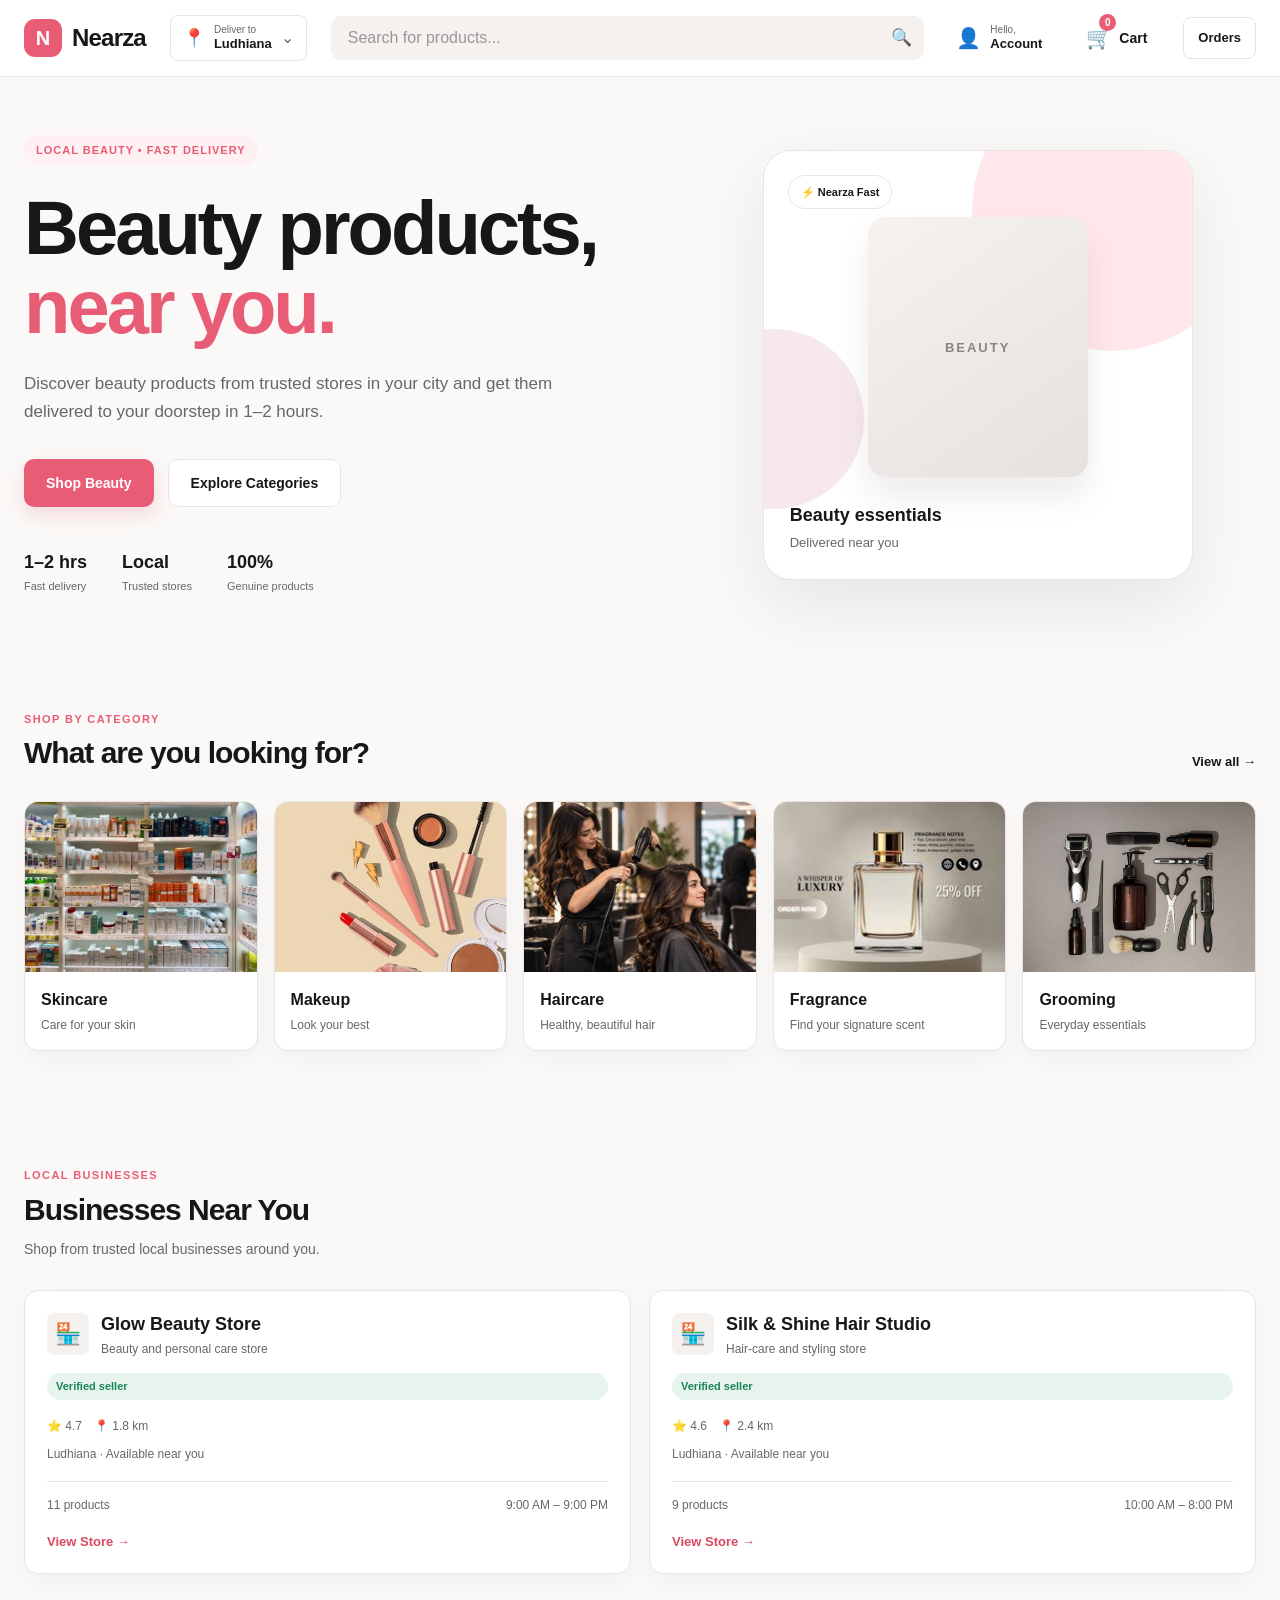
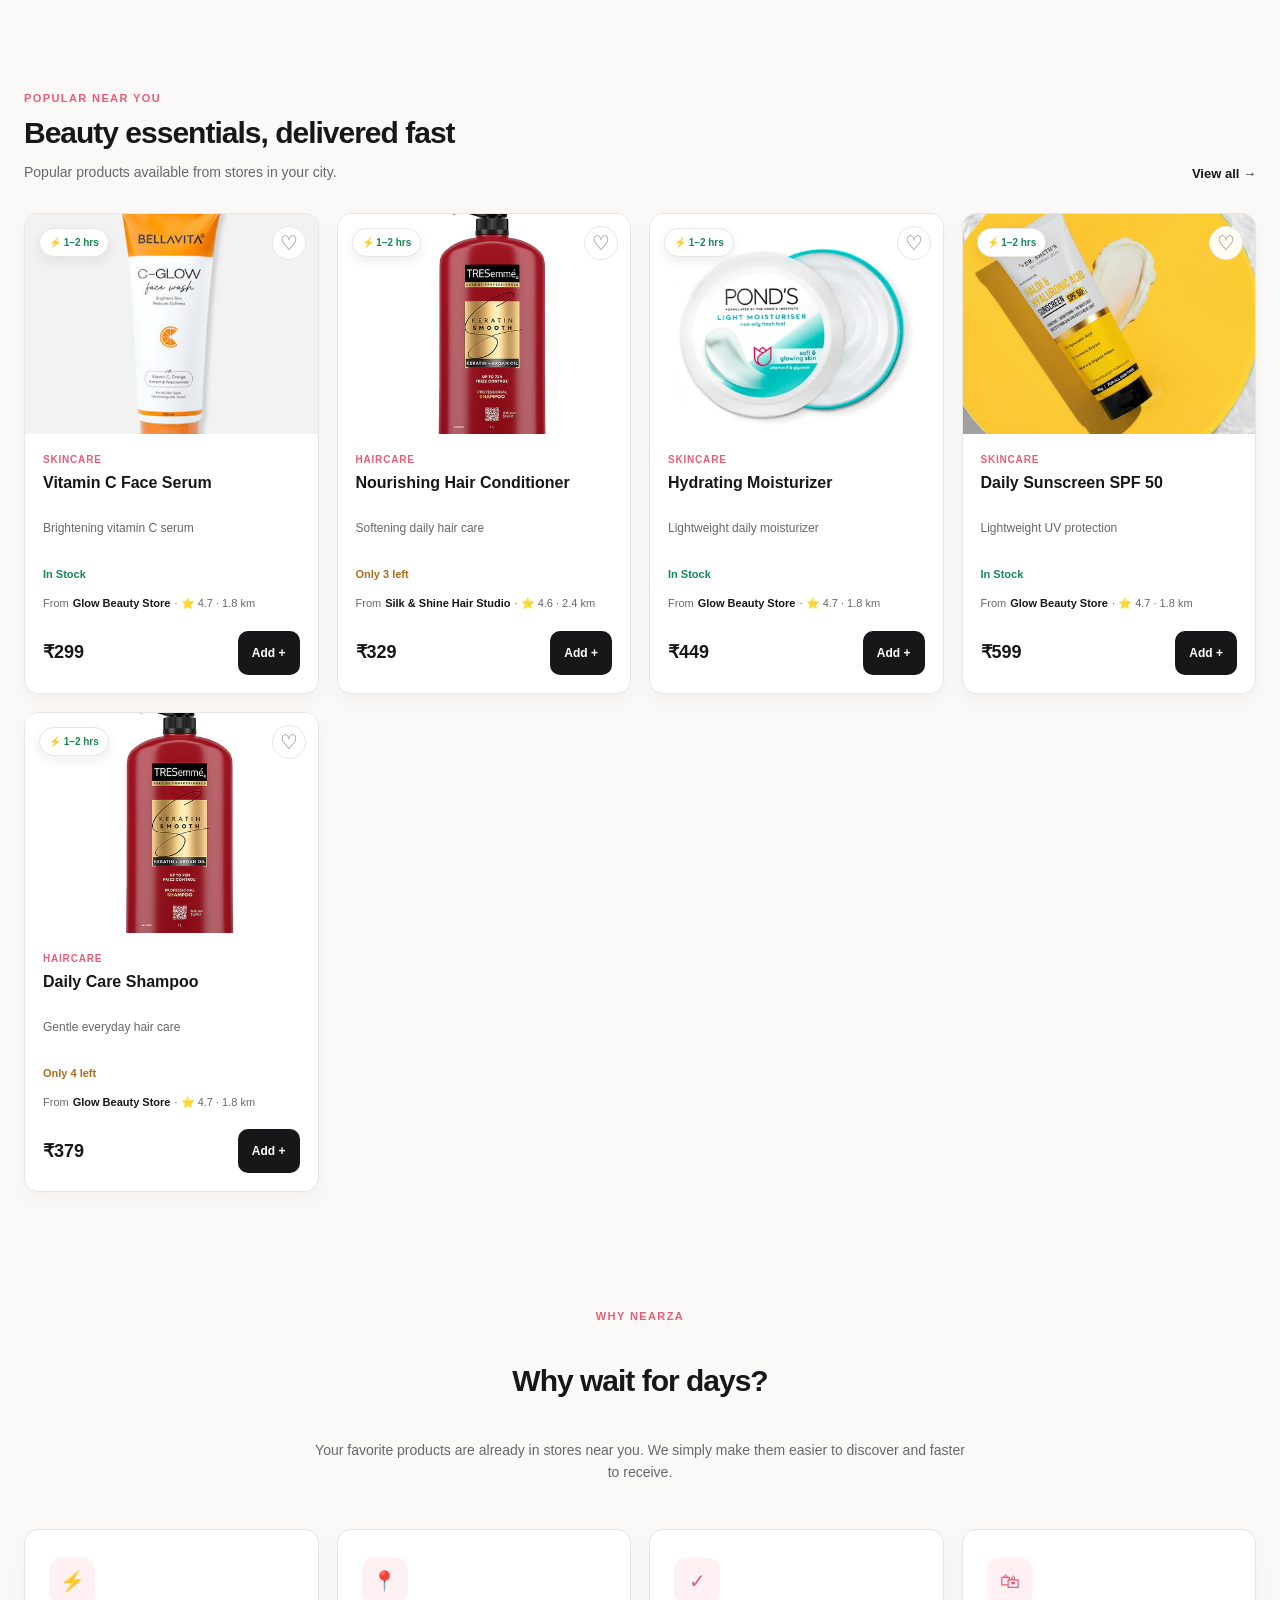
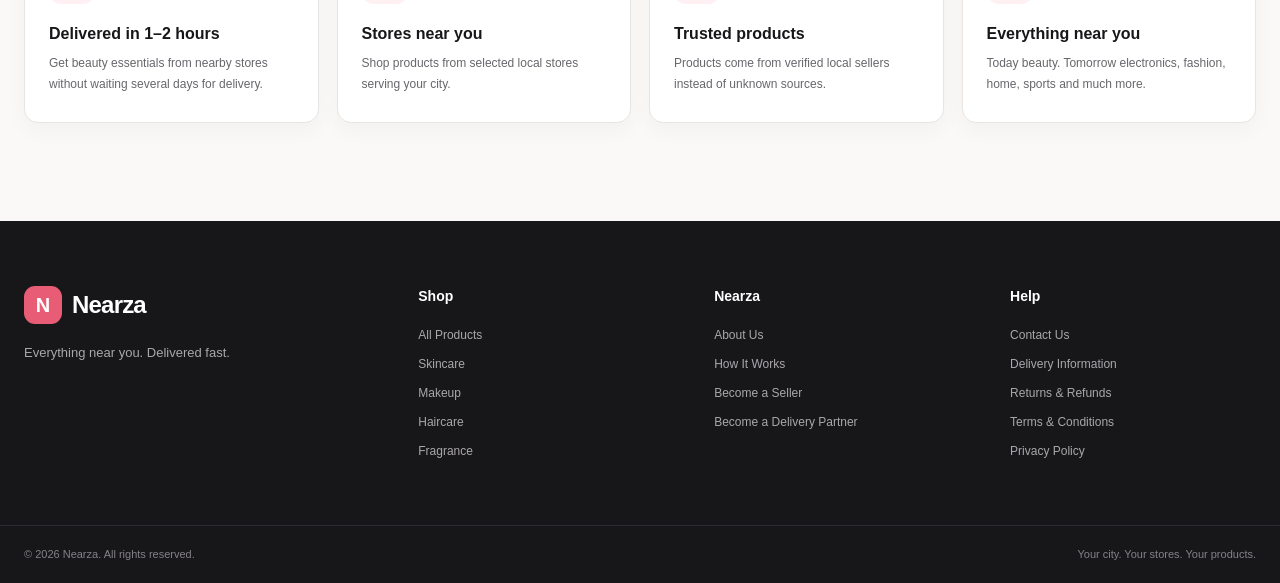
<file: index.html>
<!DOCTYPE html>
<html lang="en">
<head>
    <meta charset="UTF-8">
    <meta name="viewport" content="width=device-width, initial-scale=1.0">
    <title>Nearza — Everything Near You</title>
    <link rel="stylesheet" href="style.css">
</head>
<body>
    <!-- HEADER -->
     <header class="header">

         <div class="header-container">

        <!-- LOGO -->
        <a href="index.html" class="logo">
            <span class="logo-icon">N</span>
            <span class="logo-text">Nearza</span>
        </a>


        <!-- LOCATION -->
        <button class="location-selector">
            <span class="location-icon">📍</span>

            <span class="location-content">
                <small>Deliver to</small>
                <strong>Ludhiana</strong>
            </span>

            <span class="location-arrow">⌄</span>
        </button>


        <!-- SEARCH -->
        <div class="search-container">

            <input
                type="text"
                class="search-input"
                placeholder="Search for products..."
            >

            <button class="search-button">
                🔍
            </button>

        </div>


        <!-- ACCOUNT -->
        <a href="account.html" class="account-button">

            <span class="account-icon">👤</span>

            <span class="account-content">
                <small>Hello,</small>
                <strong>Account</strong>
            </span>

        </a>


        <!-- CART -->
        <a href="pages/cart.html" class="cart-button">

            <span class="cart-icon">🛒</span>

            <span class="cart-text">Cart</span>

            <span class="cart-count">0</span>

        </a>

        <a href="pages/orders.html" class="orders-link">
            Orders
        </a>

          </div>

     </header>
    <!-- MAIN CONTENT -->
    <main>
             <!-- HERO SECTION -->
               <section class="hero">

                     <div class="hero-content">

                           <span class="hero-label">
                             LOCAL BEAUTY • FAST DELIVERY
                            </span>

                           <h1>
                             Beauty products,
                             <br>
                              <span>near you.</span>
                           </h1>

                              <p>
                                  Discover beauty products from trusted stores in your city
                                    and get them delivered to your doorstep in 1–2 hours.
                             </p>

                       <div class="hero-actions">

                         <a href="pages/products.html" class="hero-button">
                             Shop Beauty
                         </a>

                          <a href="#categories" class="hero-secondary-button">
                           Explore Categories
                                 </a>

                      </div>

                            <div class="hero-features">

                               <div class="hero-feature">
                                   <strong>1–2 hrs</strong>
                                   <span>Fast delivery</span>
                                </div>

                                <div class="hero-feature">
                                    <strong>Local</strong>
                                    <span>Trusted stores</span>
                                </div>

                             <div class="hero-feature">
                                   <strong>100%</strong>
                                  <span>Genuine products</span>
                                  </div>

                                        </div>

                            </div>


                           <div class="hero-visual">

                             <div class="hero-card">

                                 <span class="hero-card-badge">
                                    ⚡ Nearza Fast
                                 </span>

                         <div class="hero-product-placeholder">
                            BEAUTY
                        </div>

                            <div class="hero-card-info">
                         <strong>Beauty essentials</strong>
                           <span>Delivered near you</span>
                        </div>

                        </div>

                    </div>

                </section>
        <!-- CATEGORIES -->
        <!-- CATEGORIES -->
<section class="categories" id="categories">

    <div class="section-header">

        <div>
            <span class="section-label">SHOP BY CATEGORY</span>

            <h2>What are you looking for?</h2>
        </div>

        <a href="pages/products.html" class="view-all">
            View all →
        </a>

    </div>


    <div class="category-grid">

        <!-- SKINCARE -->
        <a href="pages/products.html?category=skincare" class="category-card">

            <div class="category-image">
                 <img src="images/categories/skincare.jpg" alt="Skincare products">
            </div>

            <div class="category-info">
                <h3>Skincare</h3>
                <p>Care for your skin</p>
            </div>

        </a>


        <!-- MAKEUP -->
        <a href="pages/products.html?category=makeup" class="category-card">

            <div class="category-image">
               <img src="images/categories/makeup.jpg" alt="Makeup products">
            </div>

            <div class="category-info">
                <h3>Makeup</h3>
                <p>Look your best</p>
            </div>

        </a>


        <!-- HAIRCARE -->
        <a href="pages/products.html?category=haircare" class="category-card">

            <div class="category-image">
                <img src="images/categories/haircare.jpg" alt="Haircare products">
            </div>

            <div class="category-info">
                <h3>Haircare</h3>
                <p>Healthy, beautiful hair</p>
            </div>

        </a>


        <!-- FRAGRANCE -->
        <a href="pages/products.html?category=fragrance" class="category-card">

            <div class="category-image">
                <img src="images/categories/fragrance.jpg" alt="Fragrance products">
            </div>

            <div class="category-info">
                <h3>Fragrance</h3>
                <p>Find your signature scent</p>
            </div>

        </a>


        <!-- GROOMING -->
        <a href="pages/products.html?category=grooming" class="category-card">

            <div class="category-image">
                <img src="images/categories/grooming.jpg" alt="Grooming products">
            </div>

            <div class="category-info">
                <h3>Grooming</h3>
                <p>Everyday essentials</p>
            </div>

        </a>

    </div>

</section>
        <!-- BUSINESSES NEAR YOU -->
<section class="business-discovery" aria-labelledby="business-discovery-title">

    <div class="section-header">

        <div>
            <span class="section-label">LOCAL BUSINESSES</span>

            <h2 id="business-discovery-title">Businesses Near You</h2>

            <p class="section-description">
                Shop from trusted local businesses around you.
            </p>
        </div>

    </div>

    <div class="business-grid" id="homepage-businesses"></div>

</section>
        <!-- POPULAR PRODUCTS -->
<section class="products-section">

    <div class="section-header">

        <div>
            <span class="section-label">POPULAR NEAR YOU</span>

            <h2>Beauty essentials, delivered fast</h2>

            <p class="section-description">
                Popular products available from stores in your city.
            </p>
        </div>

        <a href="pages/products.html" class="view-all">
            View all →
        </a>

    </div>


    <div class="product-grid">


        <!-- PRODUCT 1 -->
        <article class="product-card" data-product-id="1" tabindex="0" role="link">


            <div class="product-image">

                <span class="delivery-badge">
                    ⚡ 1–2 hrs
                </span>

              <img src="images/product/face-wash.jpg" alt="Vitamin C Face Serum">

            </div>

            <div class="product-details">

                <span class="product-category">
                    Skincare
                </span>

                <h3>Vitamin C Face Serum</h3>

                <p class="product-description">
                    Brightening vitamin C serum
                </p>

                <div class="product-bottom">

                    <strong class="product-price">
                        ₹299
                    </strong>

                    <button class="add-cart">
                        Add +
                    </button>

                </div>

            </div>

        </article>

        <!-- PRODUCT 5 -->
        <article class="product-card" data-product-id="5" tabindex="0" role="link">

            <div class="product-image">

                <span class="delivery-badge">
                    ⚡ 1–2 hrs
                </span>

                <img src="images/product/shampoo.webp" alt="Nourishing Hair Conditioner">

            </div>

            <div class="product-details">

                <span class="product-category">
                    Haircare
                </span>

                <h3>Nourishing Hair Conditioner</h3>

                <p class="product-description">
                    Softening daily hair care
                </p>

                <div class="product-bottom">

                    <strong class="product-price">
                        ₹329
                    </strong>

                    <button class="add-cart">
                        Add +
                    </button>

                </div>

            </div>

        </article>


        <!-- PRODUCT 2 -->
        <article class="product-card" data-product-id="2" tabindex="0" role="link">

            <div class="product-image">

                <span class="delivery-badge">
                    ⚡ 1–2 hrs
                </span>
              <img src="images/product/moisturizer.jpg" alt="Hydrating Moisturizer">
            </div>

            <div class="product-details">

                <span class="product-category">
                    Skincare
                </span>

                <h3>Hydrating Moisturizer</h3>

                <p class="product-description">
                    Lightweight daily moisturizer
                </p>

                <div class="product-bottom">

                    <strong class="product-price">
                        ₹449
                    </strong>

                    <button class="add-cart">
                        Add +
                    </button>

                </div>

            </div>

        </article>
            <!-- PRODUCT 3 -->
<article class="product-card" data-product-id="3" tabindex="0" role="link">

    <div class="product-image">

        <span class="delivery-badge">
            ⚡ 1–2 hrs
        </span>
                     <img src="images/product/sunscreen.jpg" alt="Daily Sunscreen SPF 50">

    </div>


    <div class="product-details">

        <span class="product-category">
            Skincare
        </span>

        <h3>Daily Sunscreen SPF 50</h3>

        <p class="product-description">
            Lightweight UV protection
        </p>

        <div class="product-bottom">
            
            <strong class="product-price">
                ₹599
            </strong>

            <button class="add-cart">
                Add +
            </button>

        </div>

    </div>

</article>

        <!-- PRODUCT 4 -->
        <article class="product-card" data-product-id="4" tabindex="0" role="link">

            <div class="product-image">

                <span class="delivery-badge">
                    ⚡ 1–2 hrs
                </span>

                <img src="images/product/shampoo.webp" alt="Daily Care Shampoo">

            </div>

            <div class="product-details">

                <span class="product-category">
                    Haircare
                </span>

                <h3>Daily Care Shampoo</h3>

                <p class="product-description">
                    Gentle everyday hair care
                </p>

                <div class="product-bottom">

                    <strong class="product-price">
                        ₹379
                    </strong>

                    <button class="add-cart">
                        Add +
                    </button>

                </div>

            </div>

        </article>

    </div>

</section>
       <!-- WHY NEARZA -->
<section class="why-nearza">

    <div class="section-header centered">

        <span class="section-label">WHY NEARZA</span>

        <h2>Why wait for days?</h2>

        <p class="section-description">
            Your favorite products are already in stores near you.
            We simply make them easier to discover and faster to receive.
        </p>

    </div>


    <div class="benefits-grid">


        <!-- BENEFIT 1 -->
        <div class="benefit-card">

            <div class="benefit-icon">
                ⚡
            </div>

            <h3>Delivered in 1–2 hours</h3>

            <p>
                Get beauty essentials from nearby stores without
                waiting several days for delivery.
            </p>

        </div>


        <!-- BENEFIT 2 -->
        <div class="benefit-card">

            <div class="benefit-icon">
                📍
            </div>

            <h3>Stores near you</h3>

            <p>
                Shop products from selected local stores serving
                your city.
            </p>

        </div>


        <!-- BENEFIT 3 -->
        <div class="benefit-card">

            <div class="benefit-icon">
                ✓
            </div>

            <h3>Trusted products</h3>

            <p>
                Products come from verified local sellers instead
                of unknown sources.
            </p>

        </div>


        <!-- BENEFIT 4 -->
        <div class="benefit-card">

            <div class="benefit-icon">
                🛍
            </div>

            <h3>Everything near you</h3>

            <p>
                Today beauty. Tomorrow electronics, fashion,
                home, sports and much more.
            </p>

        </div>

    </div>

</section>
    </main>
   <!-- FOOTER -->
<footer class="footer">

    <div class="footer-container">

        <!-- BRAND -->
        <div class="footer-brand">

            <a href="index.html" class="logo">
                <span class="logo-icon">N</span>
                <span class="logo-text">Nearza</span>
            </a>

            <p>
                Everything near you.
                Delivered fast.
            </p>

        </div>


        <!-- SHOP -->
        <div class="footer-column">

            <h3>Shop</h3>

            <a href="pages/products.html">All Products</a>
            <a href="pages/products.html?category=skincare">Skincare</a>
            <a href="pages/products.html?category=makeup">Makeup</a>
            <a href="pages/products.html?category=haircare">Haircare</a>
            <a href="pages/products.html?category=fragrance">Fragrance</a>

        </div>


        <!-- NEARZA -->
        <div class="footer-column">

            <h3>Nearza</h3>

            <a href="#">About Us</a>
            <a href="#">How It Works</a>
            <a href="#">Become a Seller</a>
            <a href="#">Become a Delivery Partner</a>

        </div>


        <!-- HELP -->
        <div class="footer-column">

            <h3>Help</h3>

            <a href="#">Contact Us</a>
            <a href="#">Delivery Information</a>
            <a href="#">Returns & Refunds</a>
            <a href="#">Terms & Conditions</a>
            <a href="#">Privacy Policy</a>

        </div>

    </div>


    <!-- FOOTER BOTTOM -->
    <div class="footer-bottom">

        <p>
            © 2026 Nearza. All rights reserved.
        </p>

        <p>
            Your city. Your stores. Your products.
        </p>

    </div>

</footer>
    <script src="businesses.js"></script>
    <script src="availability.js"></script>
    <script src="script.js"></script>
</body>
</html>
</file>
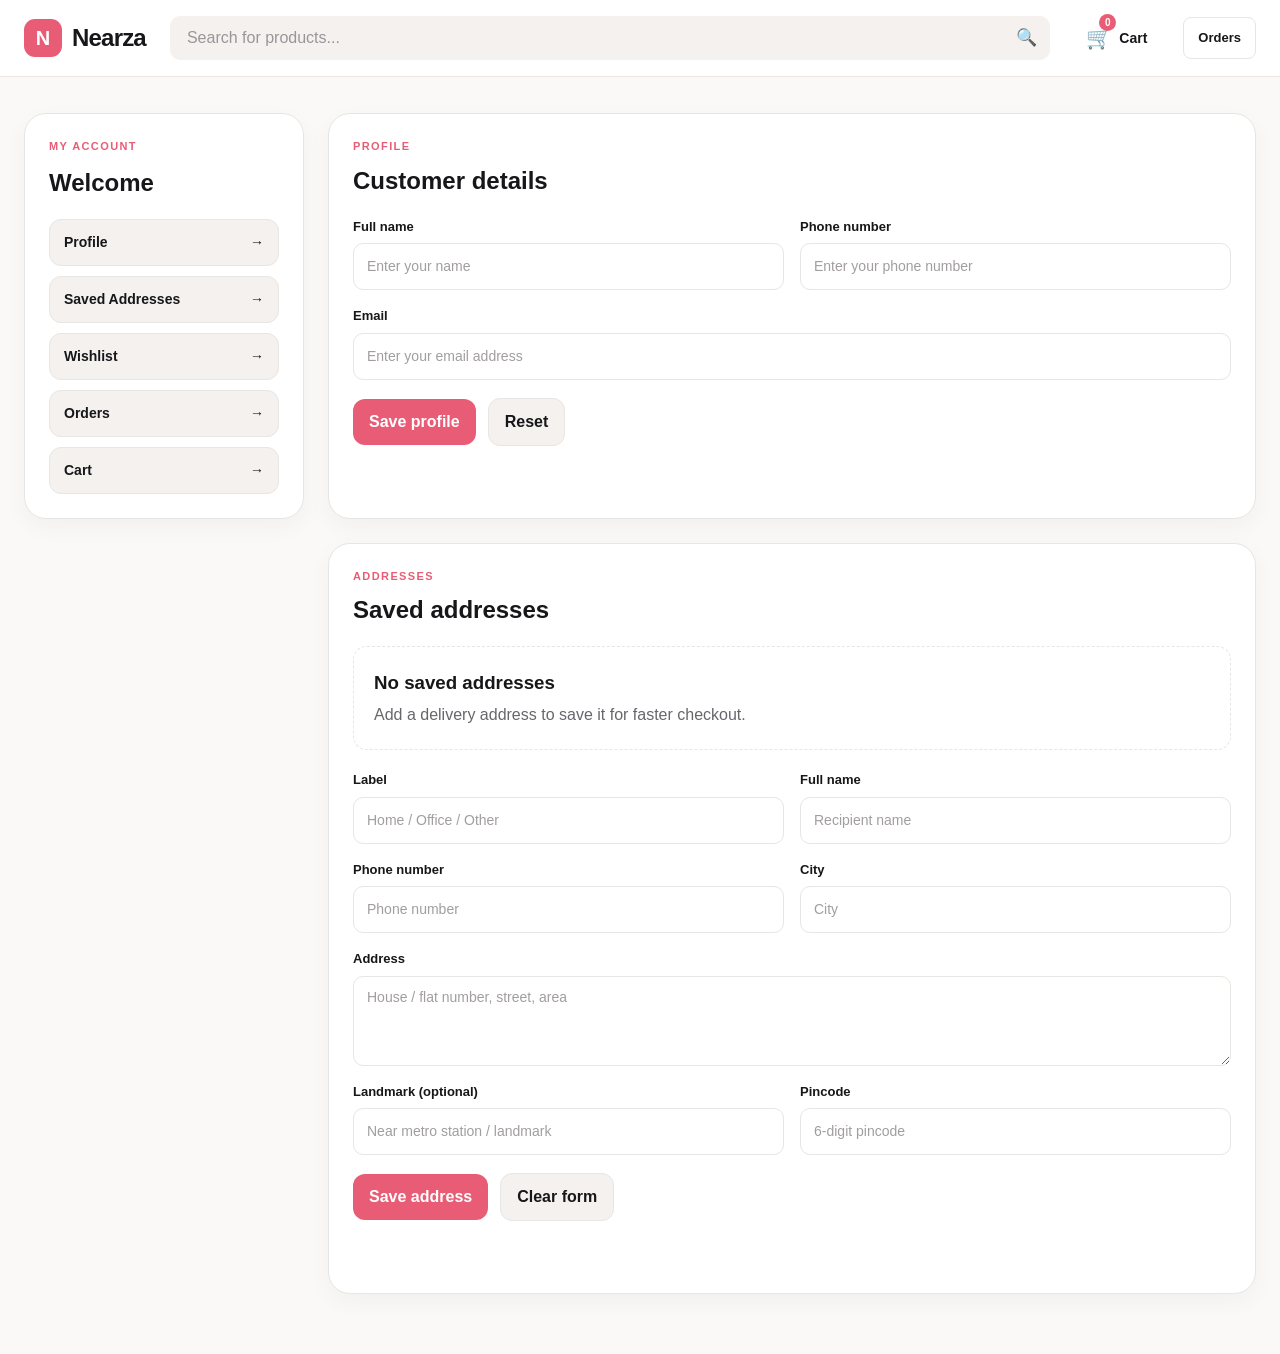
<file: account.html>
<!DOCTYPE html>
<html lang="en">
<head>
    <meta charset="UTF-8">
    <meta name="viewport" content="width=device-width, initial-scale=1.0">
    <title>My Account | Nearza</title>
    <link rel="stylesheet" href="style.css">
</head>
<body>
    <header class="header">
        <div class="header-container">
            <a href="index.html" class="logo">
                <span class="logo-icon">N</span>
                <span class="logo-text">Nearza</span>
            </a>

            <div class="search-container">
                <input type="text" class="search-input" placeholder="Search for products...">
                <button class="search-button">🔍</button>
            </div>

            <a href="pages/cart.html" class="cart-button">
                <span class="cart-icon">🛒</span>
                <span class="cart-text">Cart</span>
                <span class="cart-count">0</span>
            </a>

            <a href="pages/orders.html" class="orders-link">Orders</a>
        </div>
    </header>

    <main class="account-page">
        <div class="account-shell">
            <aside class="account-sidebar">
                <div class="account-card">
                    <span class="section-label">MY ACCOUNT</span>
                    <h1 style="margin-top: 10px;">Welcome</h1>

                    <div class="account-nav">
                        <a href="#profile-section"><span>Profile</span><span>→</span></a>
                        <a href="#addresses-section"><span>Saved Addresses</span><span>→</span></a>
                        <a href="pages/wishlist.html"><span>Wishlist</span><span>→</span></a>
                        <a href="pages/orders.html"><span>Orders</span><span>→</span></a>
                        <a href="pages/cart.html"><span>Cart</span><span>→</span></a>
                    </div>
                </div>
            </aside>

            <div class="account-main">
                <section id="profile-section" class="account-card">
                    <div class="account-section-header">
                        <div>
                            <span class="section-label">PROFILE</span>
                            <h2 style="margin-top: 8px;">Customer details</h2>
                        </div>
                    </div>

                    <form id="account-profile-form">
                        <div class="account-form-grid">
                            <div class="form-group">
                                <label for="account-name">Full name</label>
                                <input id="account-name" type="text" placeholder="Enter your name">
                            </div>

                            <div class="form-group">
                                <label for="account-phone">Phone number</label>
                                <input id="account-phone" type="tel" placeholder="Enter your phone number">
                            </div>

                            <div class="form-group" style="grid-column: 1 / -1;">
                                <label for="account-email">Email</label>
                                <input id="account-email" type="email" placeholder="Enter your email address">
                            </div>
                        </div>

                        <div class="account-form-actions">
                            <button type="submit" class="nearza-button">Save profile</button>
                            <button type="button" class="secondary-button" id="account-reset-button">Reset</button>
                        </div>

                        <div id="profile-status" class="account-status" aria-live="polite"></div>
                        <div id="profile-error" class="form-error" aria-live="polite"></div>
                    </form>
                </section>

                <section id="addresses-section" class="account-card">
                    <div class="account-section-header">
                        <div>
                            <span class="section-label">ADDRESSES</span>
                            <h2 style="margin-top: 8px;">Saved addresses</h2>
                        </div>
                    </div>

                    <div id="saved-addresses-panel" class="saved-address-list"></div>

                    <form id="address-form" style="margin-top: 20px;">
                        <div class="address-form-grid">
                            <div class="form-group">
                                <label for="address-label">Label</label>
                                <input id="address-label" type="text" placeholder="Home / Office / Other">
                            </div>

                            <div class="form-group">
                                <label for="address-full-name">Full name</label>
                                <input id="address-full-name" type="text" placeholder="Recipient name">
                            </div>

                            <div class="form-group">
                                <label for="address-phone">Phone number</label>
                                <input id="address-phone" type="tel" placeholder="Phone number">
                            </div>

                            <div class="form-group">
                                <label for="address-city">City</label>
                                <input id="address-city" type="text" placeholder="City">
                            </div>

                            <div class="form-group" style="grid-column: 1 / -1;">
                                <label for="address-line">Address</label>
                                <textarea id="address-line" rows="3" placeholder="House / flat number, street, area"></textarea>
                            </div>

                            <div class="form-group">
                                <label for="address-landmark">Landmark (optional)</label>
                                <input id="address-landmark" type="text" placeholder="Near metro station / landmark">
                            </div>

                            <div class="form-group">
                                <label for="address-pincode">Pincode</label>
                                <input id="address-pincode" type="text" placeholder="6-digit pincode">
                            </div>
                        </div>

                        <div class="account-form-actions">
                            <button type="submit" class="nearza-button">Save address</button>
                            <button type="button" class="secondary-button" id="address-reset-button">Clear form</button>
                        </div>

                        <div id="address-status" class="account-status" aria-live="polite"></div>
                        <div id="address-error" class="form-error" aria-live="polite"></div>
                    </form>
                </section>
            </div>
        </div>
    </main>

    <script src="script.js"></script>
    <script src="account.js"></script>
</body>
</html>
</file>
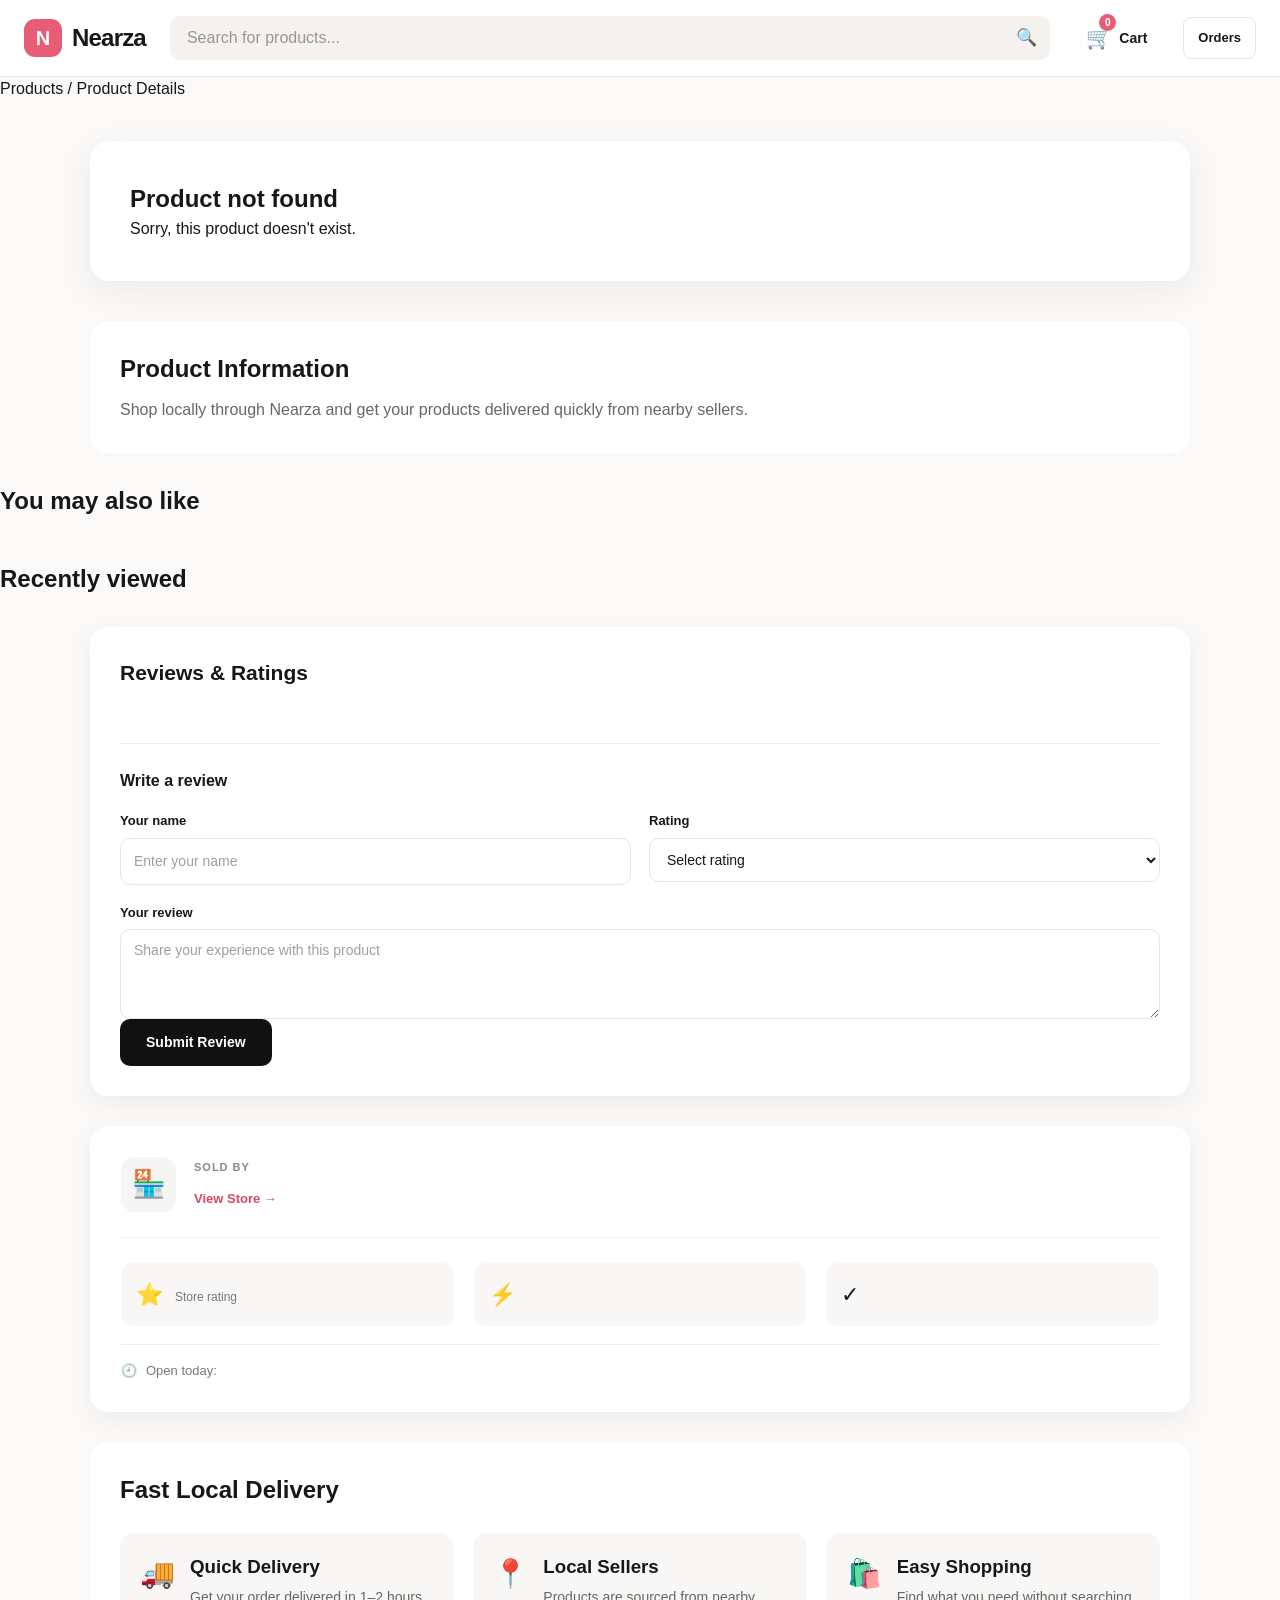
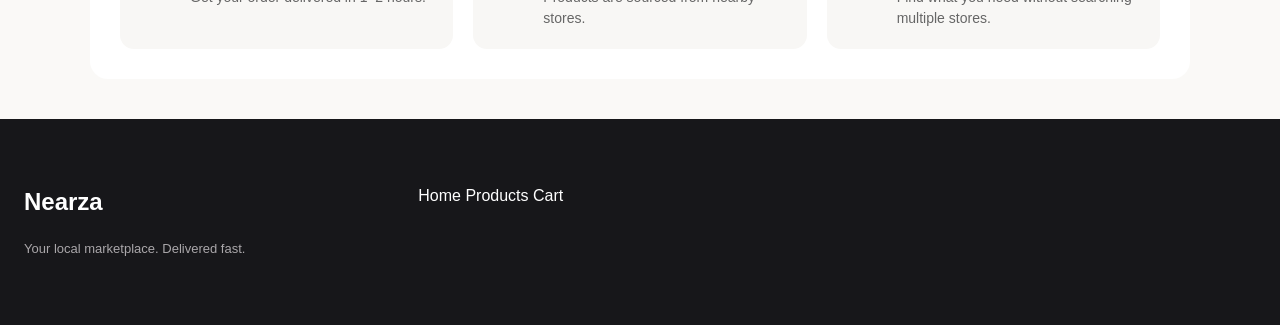
<file: product.html>
<!DOCTYPE html>
    <html lang="en">

    <head>

        <meta charset="UTF-8">

        <meta
            name="viewport"
            content="width=device-width, initial-scale=1.0"
        >

        <title>  Product Page | Nearza</title>

        <link
            rel="stylesheet"
            href="style.css"
        >

    </head>


    <body>
        

        <!-- HEADER -->

        <header class="header">

            <div class="header-container">

                <a
                    href="index.html"
                    class="logo"
                >

                    <span class="logo-icon">
                        N
                    </span>

                    <span class="logo-text">
                        Nearza
                    </span>

                </a>


                <div class="search-container">

                    <input
                        type="text"
                        class="search-input"
                        placeholder="Search for products..."
                    >

                    <button
                        class="search-button"
                    >
                        🔍
                    </button>

                </div>


                <a
                    href="pages/cart.html"
                    class="cart-button"
                >

                    <span class="cart-icon">
                        🛒
                    </span>

                    <span class="cart-text">
                        Cart
                    </span>

                    <span class="cart-count">
                        0
                    </span>

                </a>

                <a href="pages/orders.html" class="orders-link">
                    Orders
                </a>

            </div>

        </header>


        <!-- PRODUCT PAGE -->

        <main class="product-page">

            <!-- Breadcrumb -->

            <div class="product-breadcrumb">

                <a href="pages/products.html">
                    Products
                </a>

                <span>
                    /
                </span>

                <span>
                    Product Details
                </span>

            </div>


            <!-- Product Details -->

            <section
                id="product-details"
                class="product-details"
            >

                <!-- JavaScript will insert the product here -->

            </section>


            <!-- Product Information -->

                       <!-- Product Information -->

            <section class="product-information">

                <h2>
                    Product Information
                </h2>

                <p>
                    Shop locally through Nearza and get your
                    products delivered quickly from nearby sellers.
                </p>

            </section>
                          <!-- Related Products -->

            <section class="related-products" id="related-products">

                <h2>You may also like</h2>

                <div class="product-grid" id="related-products-grid">
                    <!-- JavaScript will insert related products here -->
                </div>

            </section>

            <section class="related-products recently-viewed-section" id="recently-viewed-section">
                <h2>Recently viewed</h2>
                <div class="product-grid" id="recently-viewed-grid"></div>
            </section>

            <!-- Reviews & Ratings -->

            <section class="reviews-section" id="reviews-section">

                <div class="reviews-header">

                    <h2>Reviews & Ratings</h2>

                    <div class="reviews-summary" id="reviews-summary">
                        <!-- JavaScript will insert average rating here -->
                    </div>

                </div>

                <div class="reviews-list" id="reviews-list">
                    <!-- JavaScript will insert review cards here -->
                </div>

                <div class="review-form-card">

                    <h3>Write a review</h3>

                    <form id="review-form">

                        <div class="review-form-row">

                            <div class="form-group">
                                <label for="review-name">Your name</label>
                                <input
                                    type="text"
                                    id="review-name"
                                    placeholder="Enter your name"
                                    required
                                >
                            </div>

                            <div class="form-group">
                                <label for="review-rating">Rating</label>
                                <select id="review-rating" required>
                                    <option value="">Select rating</option>
                                    <option value="5">⭐⭐⭐⭐⭐ (5)</option>
                                    <option value="4">⭐⭐⭐⭐ (4)</option>
                                    <option value="3">⭐⭐⭐ (3)</option>
                                    <option value="2">⭐⭐ (2)</option>
                                    <option value="1">⭐ (1)</option>
                                </select>
                            </div>

                        </div>

                        <div class="form-group form-group-full">
                            <label for="review-text">Your review</label>
                            <textarea
                                id="review-text"
                                rows="3"
                                placeholder="Share your experience with this product"
                                required
                            ></textarea>
                        </div>

                        <button type="submit" class="submit-review-button">
                            Submit Review
                        </button>

                    </form>

                </div>

            </section>

               
           
             
                <a id="seller-card-link" class="seller-card-link">
                <section class="seller-information">

    <div class="seller-header">
        <div class="seller-icon">🏪</div>

        <div>
            <p class="seller-label">SOLD BY</p>
            <h2 id="seller-name"></h2>
            <p class="seller-location" id="seller-location"></p>
            <span class="seller-view-link">View Store →</span>
        </div>
    </div>

    <div class="local-seller-details">

        <div class="local-seller-detail">
            <span>⭐</span>
            <div>
                <strong id="seller-rating"></strong>
                <p>Store rating</p>
            </div>
        </div>

        <div class="local-seller-detail">
            <span>⚡</span>
            <div>
                <strong id="seller-delivery-label"></strong>
                <p id="seller-delivery-time"></p>
            </div>
        </div>

        <div class="local-seller-detail">
            <span>✓</span>
            <div>
                <strong id="seller-verified-label"></strong>
                <p id="seller-verified-description"></p>
            </div>
        </div>

    </div>

    <div class="local-seller-hours">
        <span>🕘</span>
        <span>Open today: <strong id="seller-hours"></strong></span>
    </div>

            </div>

            </section>
            </a>
            <!-- Delivery Information -->

            <section class="delivery-information">

                <h2>
                    Fast Local Delivery
                </h2>

                <div class="delivery-features">

                    <div class="delivery-feature">

                        <span>
                            🚚
                        </span>

                        <div>

                            <h3>
                                Quick Delivery
                            </h3>

                            <p>
                                Get your order delivered in
                                1–2 hours.
                            </p>

                        </div>

                    </div>


                    <div class="delivery-feature">

                        <span>
                            📍
                        </span>

                        <div>

                            <h3>
                                Local Sellers
                            </h3>

                            <p>
                                Products are sourced from
                                nearby stores.
                            </p>

                        </div>

                    </div>


                    <div class="delivery-feature">

                        <span>
                            🛍️
                        </span>

                        <div>

                            <h3>
                                Easy Shopping
                            </h3>

                            <p>
                                Find what you need without
                                searching multiple stores.
                            </p>

                        </div>

                    </div>

                </div>

            </section>

        </main>


        <!-- FOOTER -->

        <footer class="footer">

            <div class="footer-container">

                <div class="footer-brand">

                    <h2>
                        Nearza
                    </h2>

                    <p>
                        Your local marketplace.
                        Delivered fast.
                    </p>

                </div>


                <div class="footer-links">

                    <a href="index.html">
                        Home
                    </a>

                    <a href="pages/products.html">
                        Products
                    </a>

                    <a href="pages/cart.html">
                        Cart
                    </a>

                </div>

            </div>

        </footer>

            
            <script src="businesses.js"></script>
            <script src="availability.js"></script>
            <script src="script.js"></script>


    </body>

    </html>
</file>
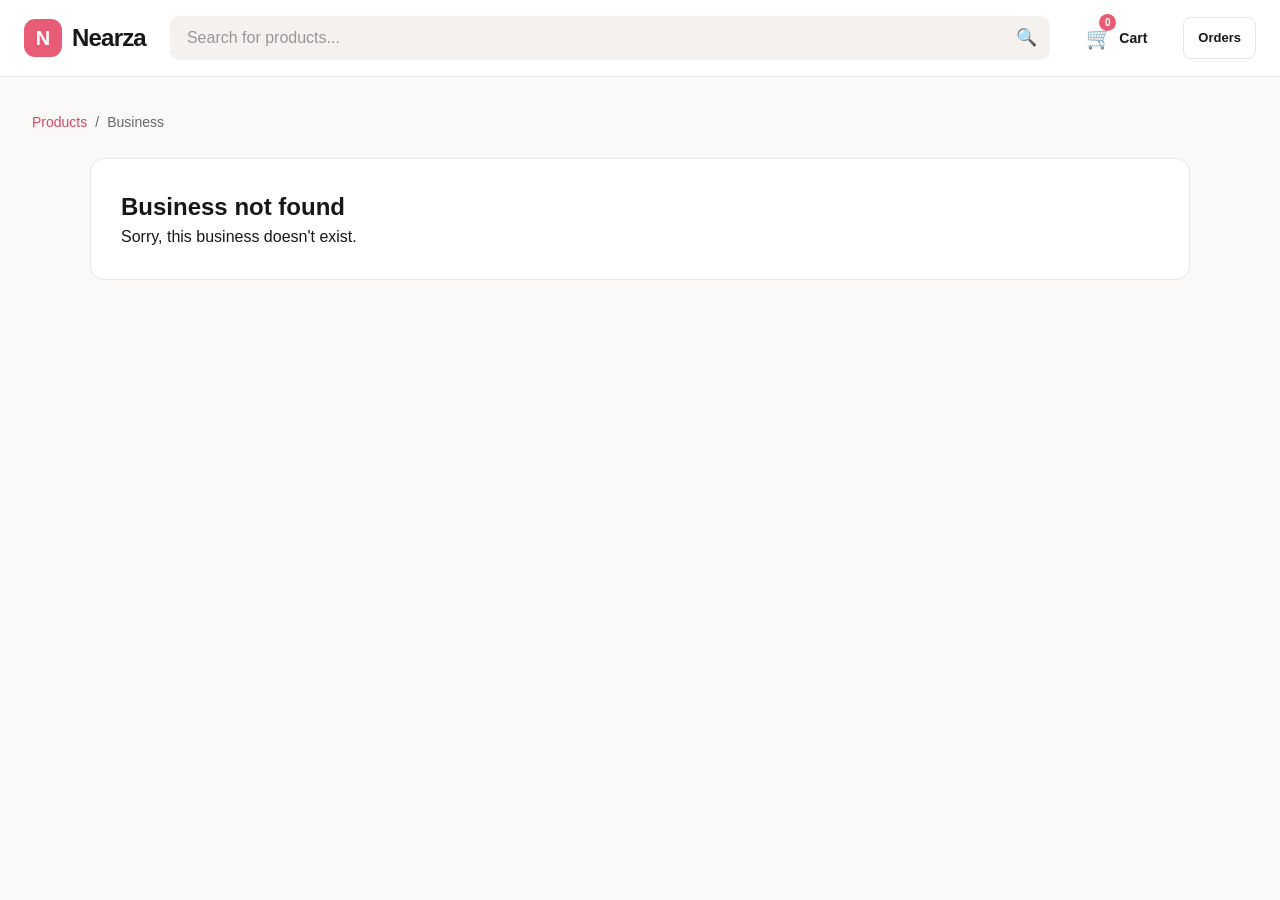
<file: pages/business.html>
<!DOCTYPE html>
<html lang="en">

<head>
    <meta charset="UTF-8">
    <meta name="viewport" content="width=device-width, initial-scale=1.0">

    <title>Business | Nearza</title>

    <link rel="stylesheet" href="../style.css">
</head>

<body>

    <header class="header">
        <div class="header-container">

            <a href="../index.html" class="logo">
                <span class="logo-icon">N</span>
                <span class="logo-text">Nearza</span>
            </a>

            <div class="search-container">
                <input
                    type="text"
                    class="search-input"
                    placeholder="Search for products..."
                >

                <button class="search-button">🔍</button>
            </div>

            <a href="cart.html" class="cart-button">
                <span class="cart-icon">🛒</span>
                <span class="cart-text">Cart</span>
                <span class="cart-count">0</span>
            </a>

            <a href="orders.html" class="orders-link">
                Orders
            </a>

        </div>
    </header>

    <main class="business-page">

        <div class="business-breadcrumb">
            <a href="products.html">Products</a>
            <span>/</span>
            <span>Business</span>
        </div>

        <section class="business-profile" id="business-profile">
            <div class="business-profile-header">
                <div class="seller-icon">🏪</div>
                <div>
                    <p class="seller-label">LOCAL BUSINESS</p>
                    <h1 id="business-name"></h1>
                    <p id="business-type"></p>
                    <div class="business-profile-badges">
                        <span class="business-verified-badge" id="business-verified"></span>
                        <span class="business-status" id="business-status" aria-live="polite"></span>
                    </div>
                </div>
            </div>

            <p class="business-description" id="business-description"></p>

            <div class="business-details-grid">
                <div class="business-detail">
                    <span>📍</span>
                    <div>
                        <strong id="business-city"></strong>
                        <p id="business-location"></p>
                    </div>
                </div>

                <div class="business-detail">
                    <span>⭐</span>
                    <div>
                        <strong id="business-rating"></strong>
                        <p>Store rating</p>
                    </div>
                </div>

                <div class="business-detail">
                    <span>📏</span>
                    <div>
                        <strong id="business-distance"></strong>
                        <p>Distance from you</p>
                    </div>
                </div>

                <div class="business-detail">
                    <span>🕘</span>
                    <div>
                        <strong id="business-open-label">Store hours</strong>
                        <p id="business-hours"></p>
                    </div>
                </div>

                <div class="business-detail">
                    <span>🛍️</span>
                    <div>
                        <strong id="business-product-count"></strong>
                        <p>Products available</p>
                    </div>
                </div>
            </div>
        </section>

        <section class="business-products-section">
            <div class="section-header">
                <div>
                    <span class="section-label">AVAILABLE FROM THIS BUSINESS</span>
                    <h2 id="business-products-heading">Products</h2>
                    <p class="business-products-count" id="business-products-count"></p>
                </div>
            </div>

            <div class="product-grid" id="business-products-container"></div>
        </section>

    </main>

    <script src="../businesses.js"></script>
    <script src="../availability.js"></script>
    <script src="../script.js"></script>

</body>

</html>
</file>
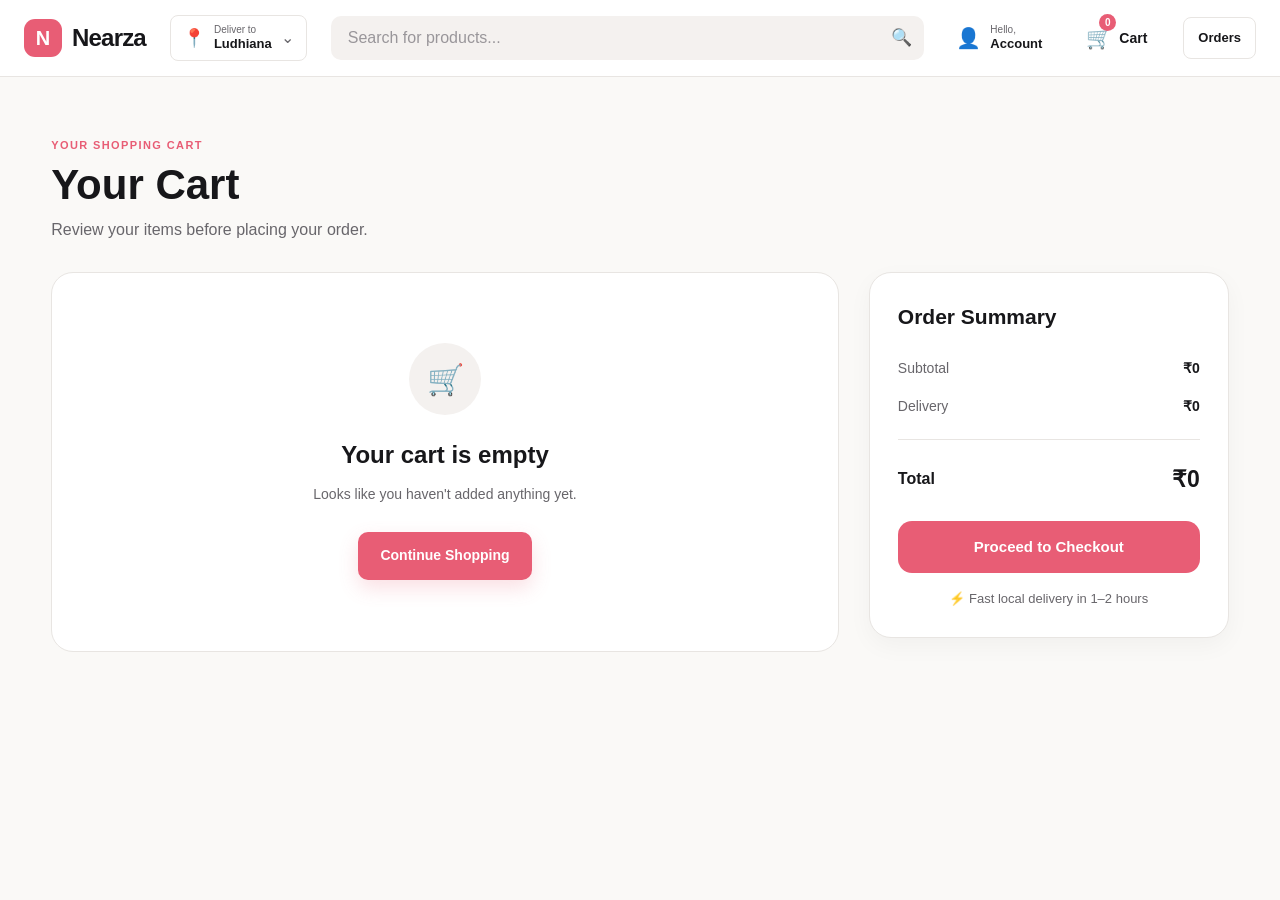
<file: pages/cart.html>
<!DOCTYPE html>
<html lang="en">

<head>
    <meta charset="UTF-8">
    <meta name="viewport" content="width=device-width, initial-scale=1.0">

    <title>Cart — Nearza</title>

    <link rel="stylesheet" href="../style.css">
</head>

<body>
    <header class="header">

    <div class="header-container">

        <!-- LOGO -->
        <a href="../index.html" class="logo">
            <span class="logo-icon">N</span>
            <span class="logo-text">Nearza</span>
        </a>

        <!-- LOCATION -->
        <button class="location-selector">
            <span class="location-icon">📍</span>

            <span class="location-content">
                <small>Deliver to</small>
                <strong>Ludhiana</strong>
            </span>

            <span class="location-arrow">⌄</span>
        </button>

        <!-- SEARCH -->
        <div class="search-container">

            <input
                type="text"
                class="search-input"
                placeholder="Search for products..."
            >

            <button class="search-button">
                🔍
            </button>

        </div>

        <!-- ACCOUNT -->
        <a href="../account.html" class="account-button">

            <span class="account-icon">👤</span>

            <span class="account-content">
                <small>Hello,</small>
                <strong>Account</strong>
            </span>

        </a>

        <!-- CART -->
        <a href="cart.html" class="cart-button">

            <span class="cart-icon">🛒</span>

            <span class="cart-text">Cart</span>

            <span class="cart-count">0</span>

        </a>

        <a href="orders.html" class="orders-link">
            Orders
        </a>

    </div>

</header>


<main>

    <section class="cart-page">

        <div class="cart-container">

            <!-- PAGE TITLE -->
            <div class="cart-header">

                <span class="section-label">YOUR SHOPPING CART</span>

                <h1>Your Cart</h1>

                <p>
                    Review your items before placing your order.
                </p>

            </div>


            <!-- CART CONTENT -->
            <div class="cart-layout">

                <!-- PRODUCTS -->
                <div class="cart-items">

                    <!-- JavaScript will add products here -->

                </div>


                <!-- ORDER SUMMARY -->
                <aside class="cart-summary">

                    <h2>Order Summary</h2>

                    <div class="summary-row">
                        <span>Subtotal</span>
                        <strong>₹0</strong>
                    </div>

                    <div class="summary-row">
                        <span>Delivery</span>
                        <strong>₹0</strong>
                    </div>

                    <div class="summary-divider"></div>

                    <div class="summary-total">
                        <span>Total</span>
                        <strong>₹0</strong>
                    </div>

                   <a href="checkout.html" class="checkout-button">
                          Proceed to Checkout
                   </a> 

                    <p class="delivery-note">
                        ⚡ Fast local delivery in 1–2 hours
                    </p>

                </aside>

            </div>

        </div>

    </section>

</main>
<script src="cart.js"></script>
</body>

</html>
</file>
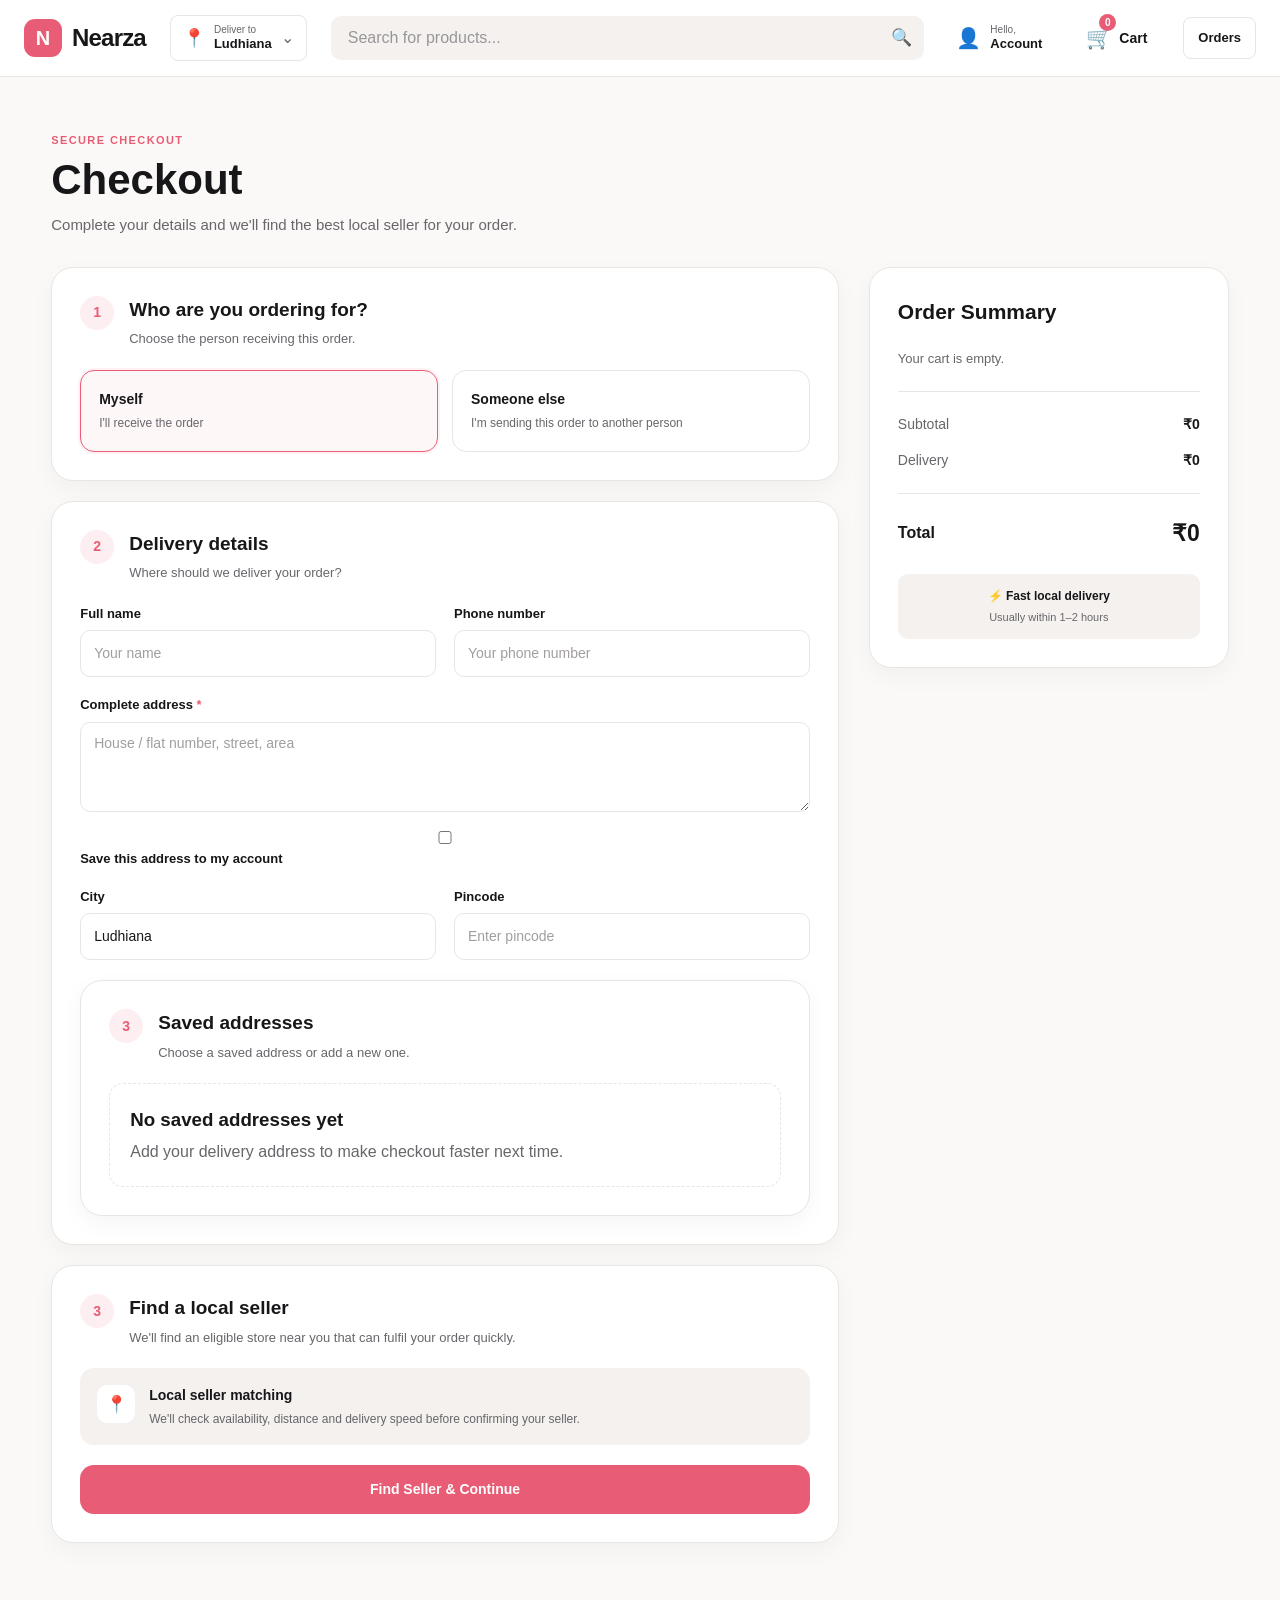
<file: pages/checkout.html>
<!DOCTYPE html>
<html lang="en">

<head>

    <meta charset="UTF-8">

    <meta name="viewport"
          content="width=device-width, initial-scale=1.0">

    <title>Checkout — Nearza</title>

    <link rel="stylesheet" href="../style.css">

</head>

<body>
    <header class="header">

    <div class="header-container">

        <!-- LOGO -->
        <a href="../index.html" class="logo">
            <span class="logo-icon">N</span>
            <span class="logo-text">Nearza</span>
        </a>


        <!-- LOCATION -->
        <button class="location-selector">

            <span class="location-icon">📍</span>

            <span class="location-content">
                <small>Deliver to</small>
                <strong>Ludhiana</strong>
            </span>

            <span class="location-arrow">⌄</span>

        </button>


        <!-- SEARCH -->
        <div class="search-container">

            <input
                type="text"
                class="search-input"
                placeholder="Search for products..."
            >

            <button class="search-button">
                🔍
            </button>

        </div>


        <!-- ACCOUNT -->
        <a href="../account.html" class="account-button">

            <span class="account-icon">👤</span>

            <span class="account-content">
                <small>Hello,</small>
                <strong>Account</strong>
            </span>

        </a>


        <!-- CART -->
        <a href="cart.html" class="cart-button">

            <span class="cart-icon">🛒</span>

            <span class="cart-text">Cart</span>

            <span class="cart-count">0</span>

        </a>

        <a href="orders.html" class="orders-link">
            Orders
        </a>

    </div>

</header>


<main>

    <section class="checkout-page">

        <div class="checkout-container">

            <!-- PAGE HEADER -->
            <div class="checkout-header">

                <span class="section-label">
                    SECURE CHECKOUT
                </span>

                <h1>Checkout</h1>

                <p>
                    Complete your details and we'll find the best
                    local seller for your order.
                </p>

            </div>


            <div class="checkout-layout">


                <!-- LEFT SIDE -->
                <div class="checkout-main">


                    <!-- RECIPIENT -->
                    <div class="checkout-card">

                        <div class="checkout-card-header">

                            <span class="checkout-step">
                                1
                            </span>

                            <div>
                                <h2>Who are you ordering for?</h2>

                                <p>
                                    Choose the person receiving this order.
                                </p>
                            </div>

                        </div>


                        <div class="recipient-options">

                            <label class="recipient-option">

                                <input
                                    type="radio"
                                    name="recipient"
                                    value="myself"
                                    checked
                                >

                                <div class="recipient-content">

                                    <strong>Myself</strong>

                                    <span>
                                        I'll receive the order
                                    </span>

                                </div>

                            </label>


                            <label class="recipient-option">

                                <input
                                    type="radio"
                                    name="recipient"
                                    value="someone-else"
                                >

                                <div class="recipient-content">

                                    <strong>Someone else</strong>

                                    <span>
                                        I'm sending this order to another person
                                    </span>

                                </div>

                            </label>

                        </div>

                    </div>


                    <!-- DELIVERY DETAILS -->
                    <div class="checkout-card">

                        <div class="checkout-card-header">

                            <span class="checkout-step">
                                2
                            </span>

                            <div>
                                <h2>Delivery details</h2>

                                <p>
                                    Where should we deliver your order?
                                </p>
                            </div>

                        </div>


                        <div class="form-grid">

                           <div class="form-group">
    <label for="full-name">Full name</label>
    <input type="text" id="full-name" placeholder="Enter full name">
</div>

<div class="form-group">
    <label for="phone">Phone number</label>
    <input type="tel" id="phone" placeholder="Enter phone number">
</div>

<div class="form-group form-group-full">
    <label for="address">
        Complete address <span class="required">*</span>
    </label>

    <textarea
        id="address"
        rows="3"
        placeholder="House / flat number, street, area"
        required
    ></textarea>
</div>

                            <div class="form-group form-group-full">
                                <label class="checkbox-label">
                                    <input type="checkbox" id="save-address-to-account">
                                    Save this address to my account
                                </label>
                            </div>


                            <div class="form-group">

                                <label for="city">
                                    City
                                </label>

                                <input
                                    type="text"
                                    id="city"
                                    value="Ludhiana"
                                >

                            </div>


                            <div class="form-group">

                                <label for="pincode">
                                    Pincode
                                </label>

                                <input
                                    type="text"
                                    id="pincode"
                                    placeholder="Enter pincode"
                                >

                            </div>

                        </div>

                        <div class="checkout-card saved-address-card" id="saved-addresses-card">
                            <div class="checkout-card-header">
                                <span class="checkout-step">3</span>
                                <div>
                                    <h2>Saved addresses</h2>
                                    <p>Choose a saved address or add a new one.</p>
                                </div>
                            </div>

                            <div id="saved-addresses-list" class="saved-address-list"></div>
                        </div>

                    </div>


                    <!-- SELLER SELECTION -->
                    <div class="checkout-card">

                        <div class="checkout-card-header">

                            <span class="checkout-step">
                                3
                            </span>

                            <div>
                                <h2>Find a local seller</h2>

                                <p>
                                    We'll find an eligible store near you
                                    that can fulfil your order quickly.
                                </p>
                            </div>

                        </div>

                     <div class="seller-info">
    <div class="seller-info-icon">📍</div>

    <div>
        <strong>Local seller matching</strong>

        <p>
            We'll check availability, distance
            and delivery speed before confirming
            your seller.
        </p>
    </div>
</div>

<div class="seller-result" id="seller-result"></div>

<button class="find-seller-button">
    Find Seller & Continue
</button>
<!-- =========================================
     PAYMENT SECTION
========================================= -->

<div class="checkout-card payment-card" id="payment-section">

    <div class="checkout-card-header">
        <span class="checkout-step">4</span>

        <div>
            <h2>Payment method</h2>
            <p>Choose how you'd like to pay for your order.</p>
        </div>
    </div>


    <div class="confirmed-seller">

        <span class="confirmed-icon">✓</span>

        <div>
            <strong>Seller confirmed</strong>
            <p><span id="confirmed-seller-name"></span> will fulfil your order.</p>
        </div>

    </div>


    <div class="payment-options">

        <label class="payment-option">

            <input
                type="radio"
                name="payment"
                value="online"
                checked
            >

            <div class="payment-option-content">

                <strong>💳 Online Payment</strong>

                <span>
                    Pay securely online using available payment methods.
                </span>

            </div>

        </label>


        <label class="payment-option" id="cod-option">

            <input
                type="radio"
                name="payment"
                value="cod"
            >

            <div class="payment-option-content">

                <strong>💵 Cash on Delivery</strong>

                <span>
                    Pay the seller when your order is delivered.
                </span>

            </div>

        </label>

    </div>


    <button class="place-order-button">
        Continue to Payment
    </button>

</div>
                

                    </div>


                </div>


                <!-- RIGHT SIDE -->
                <aside class="checkout-summary">

                    <h2>Order Summary</h2>


                    <div class="checkout-products">
                        <!-- JavaScript will add products here -->
                    </div>


                    <div class="summary-divider"></div>


                    <div class="summary-row">

                        <span>Subtotal</span>

                        <strong>₹0</strong>

                    </div>


                    <div class="summary-row">

                        <span>Delivery</span>

                        <strong>₹40</strong>

                    </div>


                    <div class="summary-divider"></div>


                    <div class="summary-total">

                        <span>Total</span>

                        <strong>₹0</strong>

                    </div>


                    <div class="checkout-delivery-note">

                        ⚡ Fast local delivery

                        <span>
                            Usually within 1–2 hours
                        </span>

                    </div>

                </aside>


            </div>

        </div>

    </section>
   <!-- =========================================
     ORDER CONFIRMATION
========================================= -->

<section class="order-confirmation" id="order-confirmation">

    <div class="confirmation-icon">
        ✓
    </div>

    <span class="section-label">
        ORDER CONFIRMED
    </span>

    <h1>You're all set!</h1>

    <p class="confirmation-message">
        Your order has been confirmed and is being prepared by your local seller.
    </p>

    <div class="order-details">

        <div class="order-detail-row">
            <span>Order ID</span>
            <strong id="order-id">NZ000000</strong>
        </div>

        <div class="order-detail-row">
            <span>Seller</span>
                    <strong id="confirmation-seller-name"></strong>
        </div>

        <div class="order-detail-row">
            <span>Delivery</span>
            <strong>35–50 min</strong>
        </div>

        <div class="order-detail-row">
            <span>Payment</span>
            <strong id="confirmation-payment">
                Online Payment
            </strong>
        </div>

        <div class="order-detail-row">
            <span>Status</span>
            <strong id="confirmation-status">
                Pending
            </strong>
        </div>

        <div class="order-detail-row order-total-row">
            <span>Total</span>
            <strong id="confirmation-total">
                ₹0
            </strong>
        </div>

    </div>

    <a href="../index.html" class="continue-shopping-button">
        Continue Shopping
    </a>

</section>
</main>


<script src="../businesses.js"></script>
<script src="../availability.js"></script>
<script src="../script.js"></script>
<script src="checkout.js"></script>
</body>
</html>
</file>
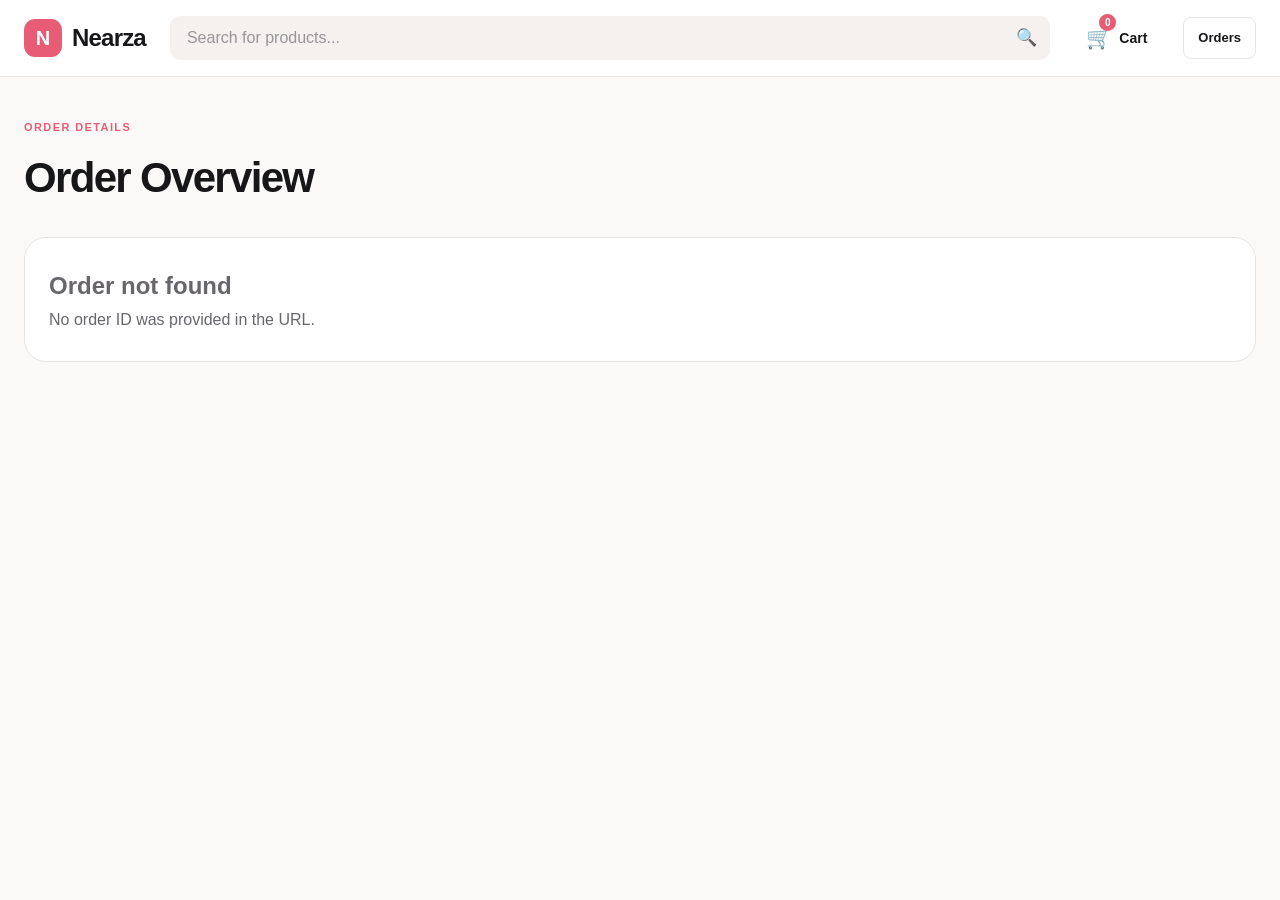
<file: pages/order.html>
<!DOCTYPE html>
<html lang="en">
<head>
    <meta charset="UTF-8">
    <meta name="viewport" content="width=device-width, initial-scale=1.0">
    <title>Order Details | Nearza</title>
    <link rel="stylesheet" href="../style.css">
</head>
<body>
    <header class="header">
        <div class="header-container">
            <a href="../index.html" class="logo">
                <span class="logo-icon">N</span>
                <span class="logo-text">Nearza</span>
            </a>

            <div class="search-container">
                <input type="text" class="search-input" placeholder="Search for products...">
                <button class="search-button">🔍</button>
            </div>

            <a href="cart.html" class="cart-button">
                <span class="cart-icon">🛒</span>
                <span class="cart-text">Cart</span>
                <span class="cart-count">0</span>
            </a>

            <a href="orders.html" class="orders-link">Orders</a>
        </div>
    </header>

    <main class="order-page">
        <div class="order-header">
            <span class="section-label">ORDER DETAILS</span>
            <h1>Order Overview</h1>
        </div>

        <div id="order-page-content"></div>
    </main>

    <script src="../businesses.js"></script>
    <script src="../availability.js"></script>
    <script src="../script.js"></script>
    <script src="order.js"></script>
</body>
</html>
</file>
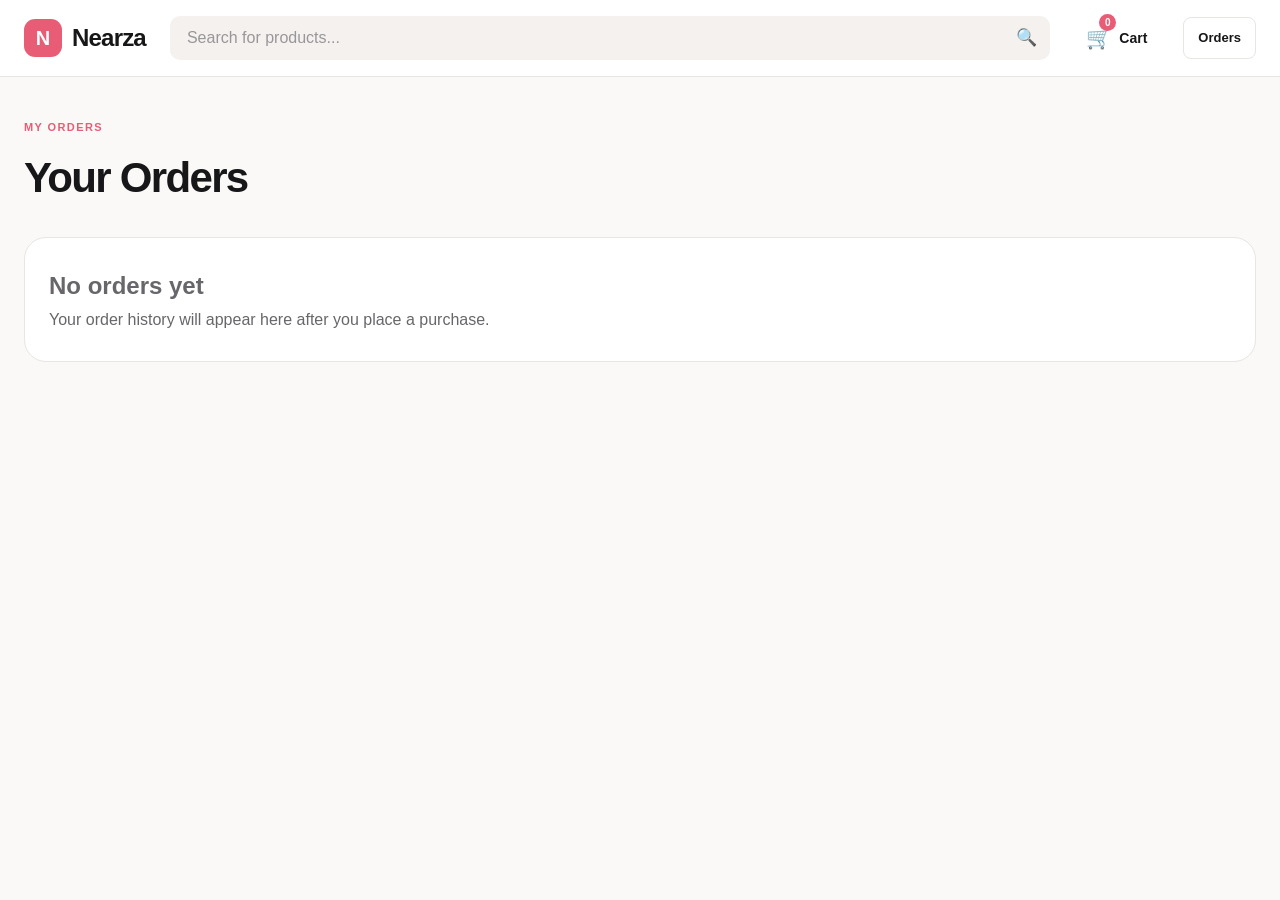
<file: pages/orders.html>
<!DOCTYPE html>
<html lang="en">
<head>
    <meta charset="UTF-8">
    <meta name="viewport" content="width=device-width, initial-scale=1.0">
    <title>My Orders | Nearza</title>
    <link rel="stylesheet" href="../style.css">
</head>
<body>
    <header class="header">
        <div class="header-container">
            <a href="../index.html" class="logo">
                <span class="logo-icon">N</span>
                <span class="logo-text">Nearza</span>
            </a>

            <div class="search-container">
                <input type="text" class="search-input" placeholder="Search for products...">
                <button class="search-button">🔍</button>
            </div>

            <a href="cart.html" class="cart-button">
                <span class="cart-icon">🛒</span>
                <span class="cart-text">Cart</span>
                <span class="cart-count">0</span>
            </a>

            <a href="orders.html" class="orders-link">Orders</a>
        </div>
    </header>

    <main class="orders-page">
        <div class="orders-header">
            <span class="section-label">MY ORDERS</span>
            <h1>Your Orders</h1>
        </div>

        <div id="orders-list" class="orders-list"></div>
    </main>

    <script src="../script.js"></script>
    <script src="orders.js"></script>
</body>
</html>
</file>
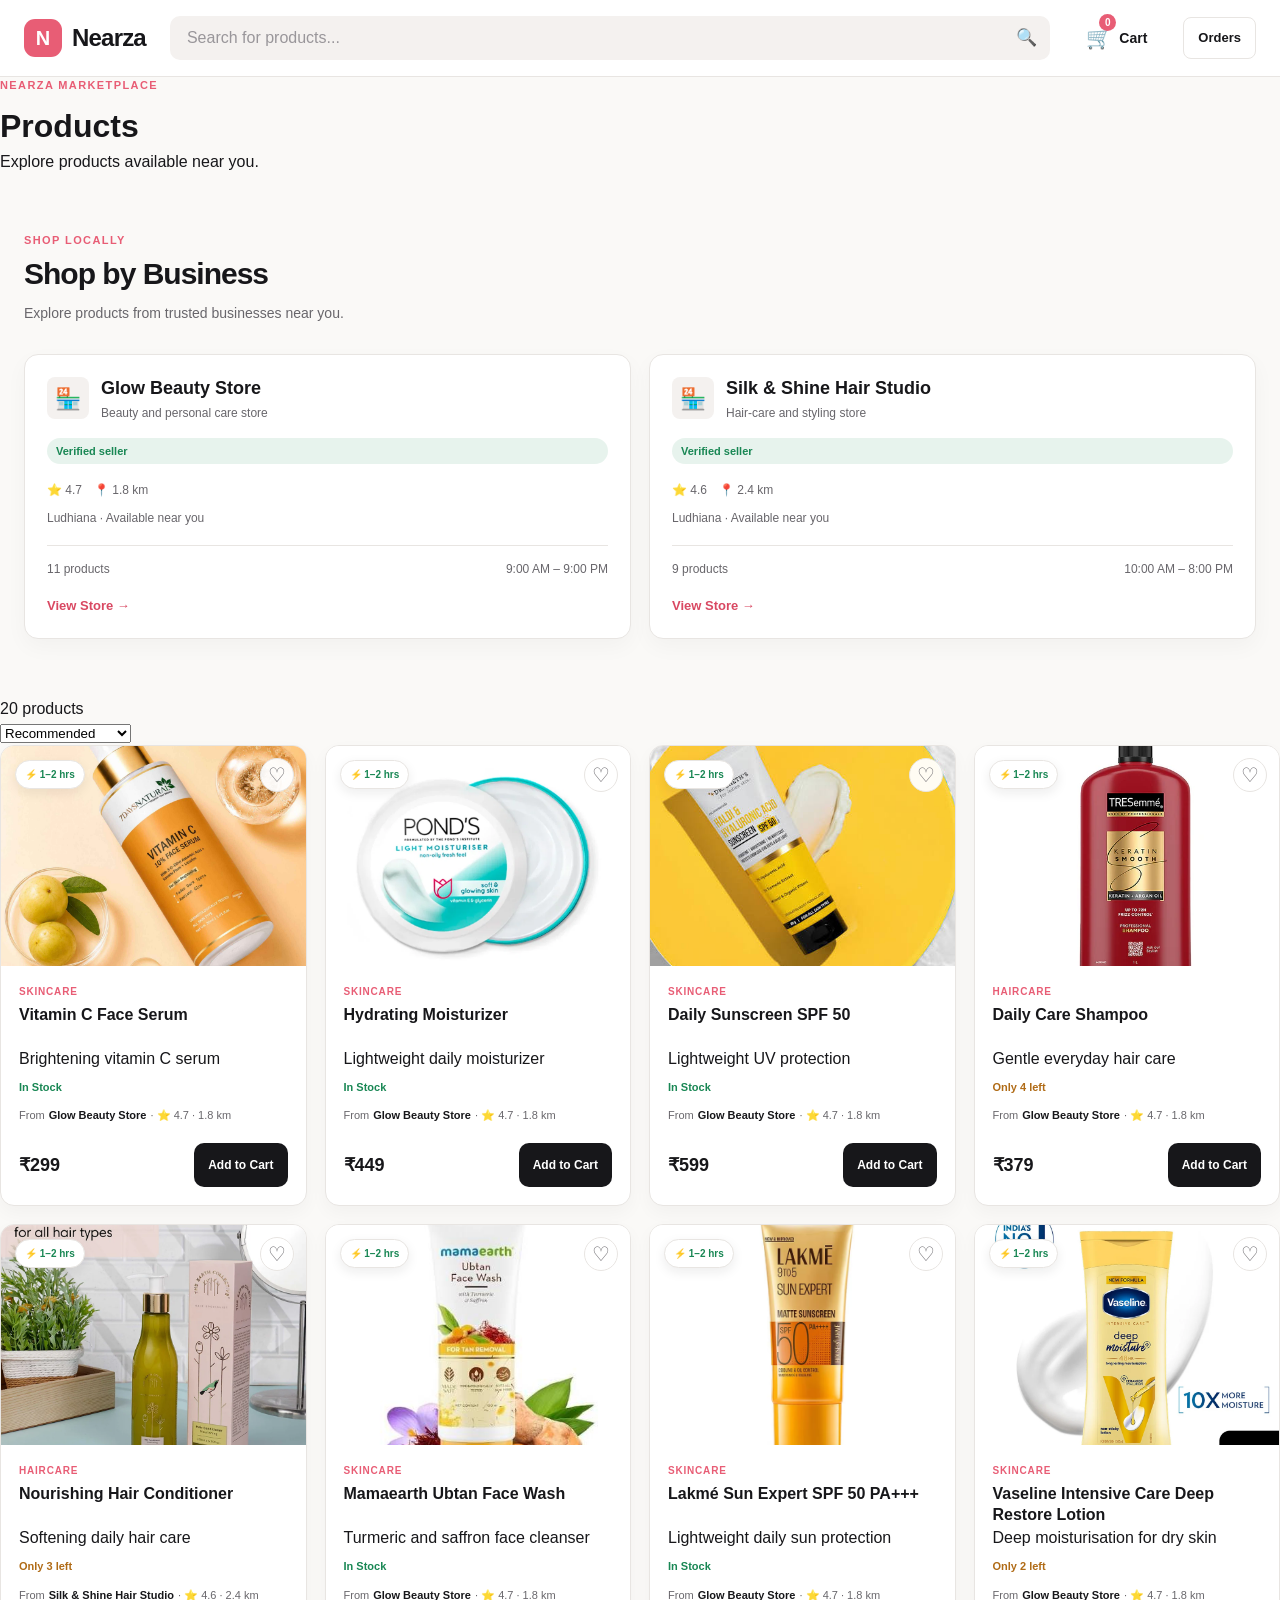
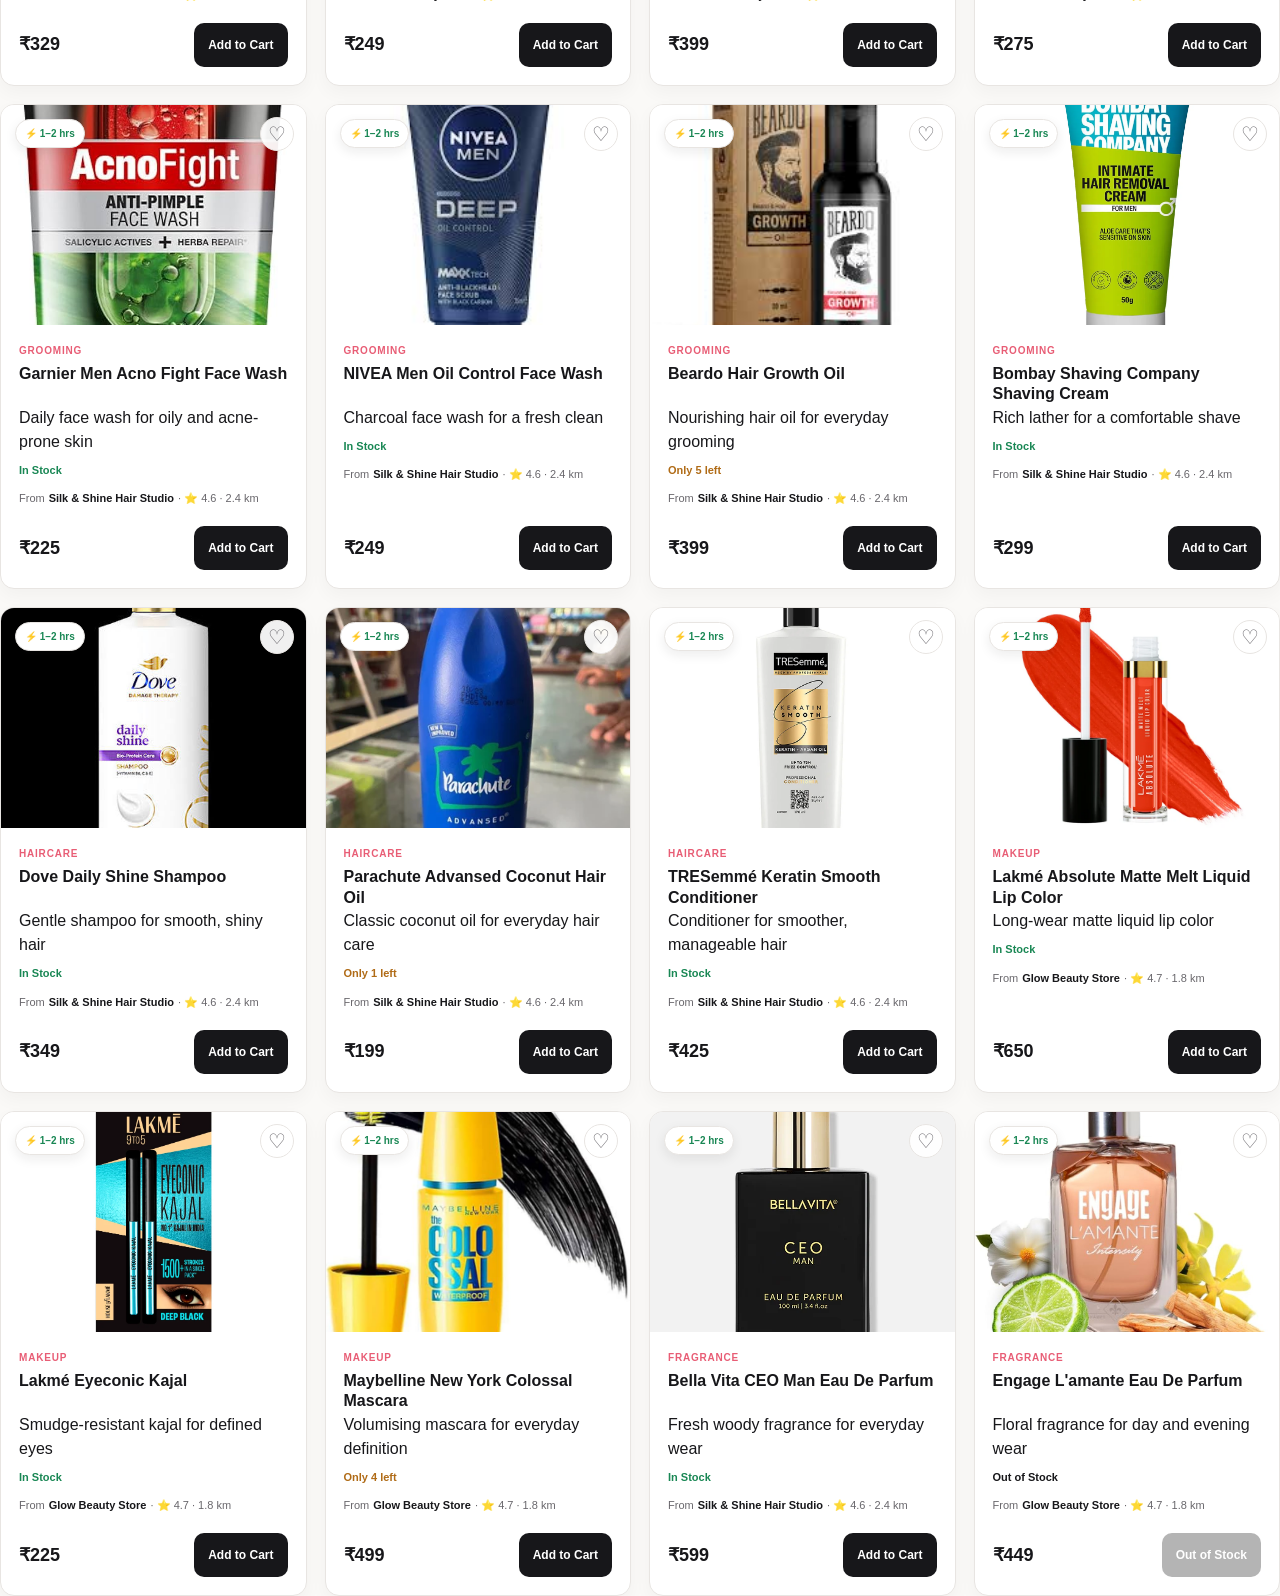
<file: pages/products.html>
<!DOCTYPE html>
<html lang="en">

<head>
    <meta charset="UTF-8">
    <meta name="viewport" content="width=device-width, initial-scale=1.0">

    <title>Products | Nearza</title>

    <link rel="stylesheet" href="../style.css">
</head>

<body>

    <!-- HEADER -->
    <header class="header">
        <div class="header-container">

            <a href="../index.html" class="logo">
                <span class="logo-icon">N</span>
                <span class="logo-text">Nearza</span>
            </a>

            <div class="search-container">
                <input
                    type="text"
                    class="search-input"
                    placeholder="Search for products..."
                >

                <button class="search-button">🔍</button>
            </div>

            <a href="cart.html" class="cart-button">
                <span class="cart-icon">🛒</span>
                <span class="cart-text">Cart</span>
                <span class="cart-count">0</span>
            </a>

            <a href="orders.html" class="orders-link">
                Orders
            </a>

        </div>
    </header>


    <!-- PRODUCTS PAGE -->

    <main class="products-page">

        <div class="products-page-header">

            <div>
                <p class="section-label">NEARZA MARKETPLACE</p>

                <h1>Products</h1>

                <p id="search-message">
                    Explore products available near you.
                </p>
            </div>

        </div>

        <section class="business-discovery business-discovery-compact" aria-labelledby="catalog-businesses-title">

            <div class="section-header">

                <div>
                    <span class="section-label">SHOP LOCALLY</span>

                    <h2 id="catalog-businesses-title">Shop by Business</h2>

                    <p class="section-description">
                        Explore products from trusted businesses near you.
                    </p>
                </div>

            </div>

            <div class="business-grid" id="catalog-businesses"></div>

        </section>

          <div class="products-toolbar">

    <div class="products-count" id="products-count">
        0 products
    </div>

    <select id="sort-products" class="sort-select">

        <option value="recommended">
            Recommended
        </option>

        <option value="price-low">
            Price: Low to High
        </option>

        <option value="price-high">
            Price: High to Low
        </option>

        <option value="name">
            Name: A–Z
        </option>

    </select>

</div>


<div
    class="product-grid"
    id="products-container">
</div>

    </main>


    <script src="../businesses.js"></script>
    <script src="../availability.js"></script>
    <script src="../script.js"></script>

</body>

</html>
</file>
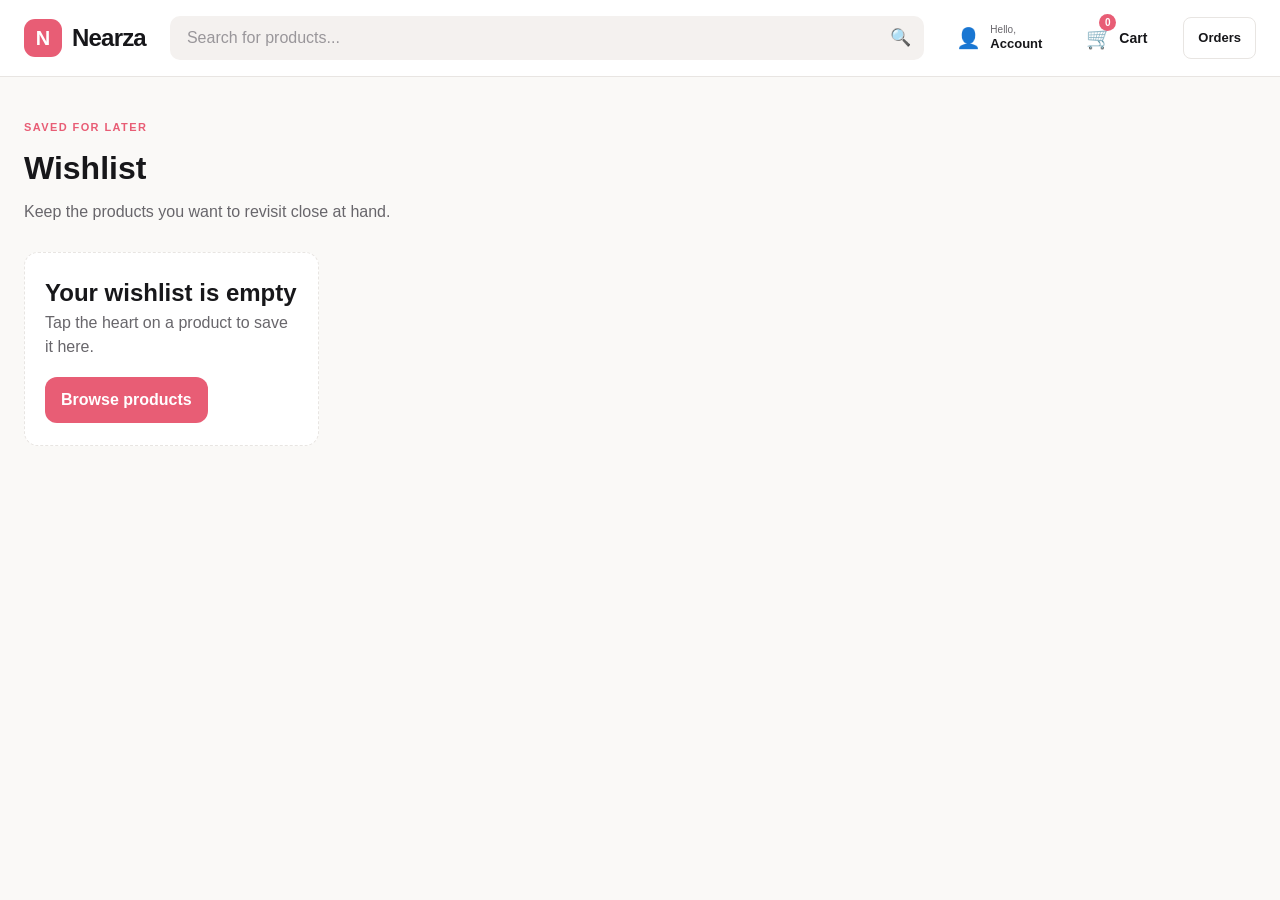
<file: pages/wishlist.html>
<!DOCTYPE html>
<html lang="en">
<head>
    <meta charset="UTF-8">
    <meta name="viewport" content="width=device-width, initial-scale=1.0">
    <title>Wishlist | Nearza</title>
    <link rel="stylesheet" href="../style.css">
</head>
<body>
    <header class="header">
        <div class="header-container">
            <a href="../index.html" class="logo">
                <span class="logo-icon">N</span>
                <span class="logo-text">Nearza</span>
            </a>
            <div class="search-container">
                <input type="text" class="search-input" placeholder="Search for products...">
                <button class="search-button">🔍</button>
            </div>
            <a href="../account.html" class="account-button">
                <span class="account-icon">👤</span>
                <span class="account-content"><small>Hello,</small><strong>Account</strong></span>
            </a>
            <a href="cart.html" class="cart-button">
                <span class="cart-icon">🛒</span>
                <span class="cart-text">Cart</span>
                <span class="cart-count">0</span>
            </a>
            <a href="orders.html" class="orders-link">Orders</a>
        </div>
    </header>

    <main class="wishlist-page">
        <div class="wishlist-header">
            <span class="section-label">SAVED FOR LATER</span>
            <h1>Wishlist</h1>
            <p>Keep the products you want to revisit close at hand.</p>
        </div>
        <section class="wishlist-section">
            <div id="wishlist-grid" class="product-grid"></div>
        </section>
    </main>

    <script src="../businesses.js"></script>
    <script src="../availability.js"></script>
    <script src="../script.js"></script>
    <script src="wishlist.js"></script>
</body>
</html>
</file>
<file: style.css>
/* =========================================
    NEARZA — GLOBAL STYLES
    ========================================= */
    :root {
        --primary: #e85d75;
        --primary-dark: #d94862;
        --background: #faf9f7;
        --surface: #ffffff;
        --surface-soft: #f4f1ef;
        --text: #17171a;
        --text-secondary: #68666b;
        --border: #e8e5e2;
        --success: #198754;
        --radius-sm: 8px;
        --radius-md: 14px;
        --radius-lg: 22px;
        --container: 1280px;
    }
    /* =========================================
    RESET
    ========================================= */
    * {
        margin: 0;
        padding: 0;
        box-sizing: border-box;
    }
    html {
        scroll-behavior: smooth;
    }
    body {
        font-family: Arial, Helvetica, sans-serif;
        background: var(--background);
        color: var(--text);
        line-height: 1.5;
    }
    a {
        text-decoration: none;
        color: inherit;
    }
    button,
    input {
        font: inherit;
    }
    button {
        border: none;
        background: none;
        cursor: pointer;
    }
    /* =========================================
    HEADER
    ========================================= */
    .header {
        width: 100%;
        background: var(--surface);
        border-bottom: 1px solid var(--border);
        position: sticky;
        top: 0;
        z-index: 1000;
    }
    .header-container {
        max-width: var(--container);
        min-height: 76px;
        margin: 0 auto;
        padding: 0 24px;
        display: flex;
        align-items: center;
        gap: 24px;
    }
    /* =========================================
    LOGO
    ========================================= */
    .logo {
        display: flex;
        align-items: center;
        gap: 10px;
        flex-shrink: 0;
    }
    .logo-icon {
        width: 38px;
        height: 38px;
        display: flex;
        align-items: center;
        justify-content: center;
        background: var(--primary);
        color: white;
        border-radius: 11px;
        font-size: 20px;
        font-weight: 800;
    }
    .logo-text {
        font-size: 24px;
        font-weight: 800;
        letter-spacing: -0.8px;
    }
    /* =========================================
    LOCATION
    ========================================= */
    .location-selector {
        display: flex;
        align-items: center;
        gap: 9px;
        padding: 8px 12px;
        border: 1px solid var(--border);
        border-radius: var(--radius-sm);
        color: var(--text);
        transition: 0.2s ease;
    }
    .location-selector:hover {
        border-color: var(--primary);
    }
    .location-icon {
        font-size: 18px;
    }
    .location-content {
        display: flex;
        flex-direction: column;
        align-items: flex-start;
        line-height: 1.2;
    }
    .location-content small {
        color: var(--text-secondary);
        font-size: 10px;
    }
    .location-content strong {
        font-size: 13px;
    }
    .location-arrow {
        color: var(--text-secondary);
    }
    /* =========================================
    SEARCH
    ========================================= */
    .search-container {
        flex: 1;
        display: flex;
        align-items: center;
        height: 44px;
        background: var(--surface-soft);
        border: 1px solid transparent;
        border-radius: 10px;
        overflow: hidden;
        transition: 0.2s ease;
    }
    .search-container:focus-within {
        background: var(--surface);
        border-color: var(--primary);
    }
    .search-input {
        width: 100%;
        height: 100%;
        padding: 0 16px;
        border: none;
        outline: none;
        background: transparent;
        color: var(--text);
    }
    .search-input::placeholder {
        color: #99969a;
    }
    .search-button {
        width: 48px;
        height: 100%;
        display: flex;
        align-items: center;
        justify-content: center;
        font-size: 17px;
        transition: 0.2s ease;
    }
    .search-button:hover {
        background: var(--primary);
        color: white;
    }
    /* =========================================
    ACCOUNT
    ========================================= */
    .account-button {
        display: flex;
        align-items: center;
        gap: 9px;
        padding: 6px 8px;
        border-radius: var(--radius-sm);
        transition: 0.2s ease;
    }
    .account-button:hover {
        background: var(--surface-soft);
    }
    .account-icon {
        font-size: 20px;
    }
    .account-content {
        display: flex;
        flex-direction: column;
        align-items: flex-start;
        line-height: 1.2;
    }
    .account-content small {
        color: var(--text-secondary);
        font-size: 10px;
    }
    .account-content strong {
        font-size: 13px;
    }
    /* =========================================
    CART
    ========================================= */
    .cart-button {
        position: relative;
        display: flex;
        align-items: center;
        gap: 7px;
        padding: 9px 12px;
        border-radius: var(--radius-sm);
        transition: 0.2s ease;
    }
    .cart-button:hover {
        background: var(--surface-soft);
    }
    .cart-icon {
        font-size: 21px;
    }
    .cart-text {
        font-size: 14px;
        font-weight: 600;
    }
    .cart-count {
        position: absolute;
        top: 1px;
        left: 25px;
        min-width: 17px;
        height: 17px;
        padding: 0 4px;
        display: flex;
        align-items: center;
        justify-content: center;
        background: var(--primary);
        color: white;
        border-radius: 50%;
        font-size: 10px;
        font-weight: 700;
    }
    /* =========================================
    HERO SECTION
    ========================================= */
    .hero {
        max-width: var(--container);
        min-height: 560px;
        margin: 0 auto;
        padding: 70px 24px;
        display: grid;
        grid-template-columns: 1.05fr 0.95fr;
        align-items: center;
        gap: 60px;
    }
    /* =========================================
    HERO CONTENT
    ========================================= */
    .hero-content {
        max-width: 650px;
    }
    .hero-label {
        display: inline-flex;
        align-items: center;
        padding: 7px 12px;
        background: #fff0f3;
        color: var(--primary);
        border-radius: 30px;
        font-size: 11px;
        font-weight: 700;
        letter-spacing: 1px;
    }
    .hero h1 {
        margin-top: 22px;
        font-size: clamp(48px, 6vw, 76px);
        line-height: 0.98;
        letter-spacing: -3px;
        font-weight: 800;
    }
    .hero h1 span {
        color: var(--primary);
    }
    .hero p {
        max-width: 570px;
        margin-top: 24px;
        color: var(--text-secondary);
        font-size: 17px;
        line-height: 1.7;
    }
    /* =========================================
    HERO BUTTONS
    ========================================= */
    .hero-actions {
        display: flex;
        align-items: center;
        gap: 14px;
        margin-top: 32px;
    }
    .hero-button,
    .hero-secondary-button {
        display: inline-flex;
        align-items: center;
        justify-content: center;
        min-height: 48px;
        padding: 0 22px;
        border-radius: 10px;
        font-size: 14px;
        font-weight: 700;
        transition: 0.25s ease;
    }
    .hero-button {
        background: var(--primary);
        color: white;
        box-shadow: 0 8px 20px rgba(232, 93, 117, 0.2);
    }
    .hero-button:hover {
        background: var(--primary-dark);
        transform: translateY(-2px);
        box-shadow: 0 12px 25px rgba(232, 93, 117, 0.28);
    }
    .hero-secondary-button {
        border: 1px solid var(--border);
        background: var(--surface);
    }
    .hero-secondary-button:hover {
        border-color: var(--primary);
        color: var(--primary);
    }
    /* =========================================
    HERO FEATURES
    ========================================= */
    .hero-features {
        display: flex;
        align-items: center;
        gap: 35px;
        margin-top: 42px;
    }
    .hero-feature {
        display: flex;
        flex-direction: column;
        gap: 2px;
    }
    .hero-feature strong {
        font-size: 18px;
        font-weight: 800;
    }
    .hero-feature span {
        color: var(--text-secondary);
        font-size: 11px;
    }
    /* =========================================
    HERO VISUAL
    ========================================= */
    .hero-visual {
        min-height: 420px;
        display: flex;
        align-items: center;
        justify-content: center;
        position: relative;
    }
    /* Main visual card. We'll replace the placeholder with actual product imagery later. */
    .hero-card {
        width: min(100%, 430px);
        min-height: 430px;
        padding: 26px;
        background: var(--surface);
        border: 1px solid var(--border);
        border-radius: 28px;
        box-shadow:  0 25px 70px rgba(0, 0, 0, 0.08);
        position: relative;
        display: flex;
        flex-direction: column;
        justify-content: flex-end;
        overflow: hidden;
    }
    /* Decorative background */
    .hero-card::before {
        content: "";
        position: absolute;
       width: 280px;
        height: 280px;
        top: -80px;
        right: -60px;
        background: #ffe1e7;
        border-radius: 50%;
        opacity: 0.8;
    }
    .hero-card::after {
        content: "";
        position: absolute;
        width: 180px;
        height: 180px;
        bottom: 70px;
        left: -80px;
        background: #f6e8eb;
        border-radius: 50%;
    }
    /* =========================================
    HERO BADGE
    ========================================= */
    .hero-card-badge {
        position: absolute;
        top: 24px;
        left: 24px;
        z-index: 2;
        padding: 8px 12px;
        background: rgba(255, 255, 255, 0.9);
        border: 1px solid var(--border);
        border-radius: 30px;
        font-size: 11px;
        font-weight: 700;
        backdrop-filter: blur(10px);
    }
    /* =========================================
    HERO PRODUCT PLACEHOLDER
    ========================================= */
    .hero-product-placeholder {
        width: 220px;
        height: 260px;
        margin: 0 auto 25px;
        display: flex;
        align-items: center;
        justify-content: center;
        position: relative;
        z-index: 1;
        background: linear-gradient( 145deg, #f5f2ef, #e7e1de
        );
        border-radius: 18px;
        color: #8b8581;
        font-size: 13px;
        font-weight: 800;
        letter-spacing: 2px;
        box-shadow:0 20px 35px rgba(0, 0, 0, 0.08);
    }
    /* =========================================
    HERO CARD INFO
    ========================================= */
    .hero-card-info {
        position: relative;
        z-index: 2;
        display: flex;
        flex-direction: column;
        gap: 4px;
    }
    .hero-card-info strong {
        font-size: 18px;
    }
    .hero-card-info span {
        color: var(--text-secondary);
        font-size: 13px;
    }
    /* =========================================
        CATEGORIES SECTION
    ========================================= */
    .categories {
        max-width: var(--container);
        margin: 0 auto;
        padding: 70px 24px;
    }
    /* =========================================
    SECTION HEADER
    ========================================= */
    .section-header {
        display: flex;
        align-items: flex-end;
        justify-content: space-between;
        gap: 30px;
        margin-bottom: 30px;
    }
    .section-label {
        display: block;
        margin-bottom: 8px;
        color: var(--primary);
        font-size: 11px;
        font-weight: 800;
        letter-spacing: 1.4px;
    }
    .section-header h2 {
        font-size: 30px;
        line-height: 1.2;
        letter-spacing: -1px;
    }
    .view-all {
        flex-shrink: 0;
        color: var(--text);
        font-size: 13px;
        font-weight: 700;
        transition: 0.2s ease;
    }
    .view-all:hover {
        color: var(--primary);
        transform: translateX(3px);
    }
    /* =========================================
    CATEGORY GRID
    ========================================= */
    .category-grid {
        display: grid;
        grid-template-columns: repeat(5, 1fr);
        gap: 16px;
    }
    /* =========================================
    CATEGORY CARD
    ========================================= */
    .category-card {
        background: var(--surface);
        border: 1px solid var(--border);
        border-radius: var(--radius-md);
        overflow: hidden;
        transition:
            transform 0.25s ease,
            box-shadow 0.25s ease,
            border-color 0.25s ease;
    }
    .category-card:hover {
        transform: translateY(-5px);
        border-color: #ded9d6;
        box-shadow: 0 14px 30px rgba(0, 0, 0, 0.07);
    }
    /* =========================================
    CATEGORY IMAGE
    ========================================= */
    .category-image {
        height: 170px;
        position: relative;
        overflow: hidden;
        background: var(--surface-soft);
    }
    .category-image img {
        width: 100%;
        height: 100%;
        display: block;
        object-fit: cover;
        transition: transform 0.35s ease;
    }
    .category-card:hover .category-image img {
        transform: scale(1.05);
    }
    .category-image span {
        position: relative;
        z-index: 2;
        font-size: 10px;
        font-weight: 800;
        letter-spacing: 1.5px;
        color: #817a77;
    }
    /* =========================================
    CATEGORY INFO
    ========================================= */
    .category-info {
        padding: 16px;
    }
    .category-info h3 {
        font-size: 16px;
        font-weight: 700;
    }
    .category-info p {
        margin-top: 4px;
        color: var(--text-secondary);
        font-size: 12px;
    }
    /* =========================================
    BUSINESS DISCOVERY
    ========================================= */
    .business-discovery {
        max-width: var(--container);
        margin: 0 auto;
        padding: 70px 24px;
    }
    .business-discovery-compact {
        padding-top: 0;
        padding-bottom: 35px;
    }
    .business-grid {
        display: grid;
        grid-template-columns: repeat(2, minmax(0, 1fr));
        gap: 18px;
    }
    .business-card {
        display: flex;
        flex-direction: column;
        min-width: 0;
        padding: 22px;
        background: var(--surface);
        border: 1px solid var(--border);
        border-radius: var(--radius-md);
        color: var(--text);
        transition:
            transform 0.25s ease,
            box-shadow 0.25s ease,
            border-color 0.25s ease;
    }
    .business-card:hover {
        transform: translateY(-5px);
        border-color: #ddd8d5;
        box-shadow: 0 15px 35px rgba(0, 0, 0, 0.08);
    }
    .business-card:focus-visible {
        outline: 2px solid var(--primary);
        outline-offset: 3px;
    }
    .business-card-header {
        display: flex;
        align-items: flex-start;
        gap: 12px;
    }
    .business-card-icon {
        display: flex;
        align-items: center;
        justify-content: center;
        flex: 0 0 42px;
        width: 42px;
        height: 42px;
        background: var(--surface-soft);
        border-radius: var(--radius-sm);
        font-size: 21px;
    }
    .business-card h3 {
        font-size: 18px;
        line-height: 1.3;
    }
    .business-card-type {
        margin-top: 4px;
        color: var(--text-secondary);
        font-size: 12px;
        line-height: 1.4;
    }
    .business-card-badge {
        display: inline-block;
        margin-top: 16px;
        padding: 5px 9px;
        border-radius: 999px;
        background: rgba(25, 135, 84, 0.1);
        color: var(--success);
        font-size: 11px;
        font-weight: 700;
    }
    .business-card-meta {
        display: flex;
        flex-wrap: wrap;
        gap: 12px;
        margin-top: 17px;
        color: var(--text-secondary);
        font-size: 12px;
    }
    .business-card-location {
        margin-top: 10px;
        color: var(--text-secondary);
        font-size: 12px;
        line-height: 1.5;
    }
    .business-card-footer {
        display: flex;
        flex-wrap: wrap;
        justify-content: space-between;
        gap: 8px;
        margin-top: 18px;
        padding-top: 14px;
        border-top: 1px solid var(--border);
        color: var(--text-secondary);
        font-size: 12px;
    }
    .business-card-action {
        margin-top: 18px;
        color: var(--primary-dark);
        font-size: 13px;
        font-weight: 700;
    }
    .business-discovery-empty {
        padding: 22px;
        background: var(--surface);
        border: 1px dashed var(--border);
        border-radius: var(--radius-md);
        color: var(--text-secondary);
    }
    /* =========================================
    POPULAR PRODUCTS SECTION
    ========================================= */
    .products-section {
        max-width: var(--container);
        margin: 0 auto;
        padding: 70px 24px;
    }
    /* =========================================
    SECTION DESCRIPTION
    ========================================= */
    .section-description {
        max-width: 600px;
        margin-top: 10px;
        color: var(--text-secondary);
        font-size: 14px;
        line-height: 1.6;
    }
    /* =========================================
    PRODUCT GRID
    ========================================= */
    .product-grid {
        display: grid;
        grid-template-columns: repeat(4, 1fr);
        gap: 18px;
    }
    /* =========================================
    PRODUCT CARD
    ========================================= */
    .product-card {
        background: var(--surface);
        cursor: pointer;
        border: 1px solid var(--border);
        border-radius: var(--radius-md);
        overflow: hidden;
        transition:
            transform 0.25s ease,
            box-shadow 0.25s ease,
            border-color 0.25s ease;
    }
    .product-card:hover {
        transform: translateY(-5px);
        border-color: #ddd8d5;
        box-shadow:
            0 15px 35px rgba(0, 0, 0, 0.08);
    }
    /* =========================================
    PRODUCT IMAGE
    ========================================= */
    /* =========================================
    PRODUCT IMAGE
    ========================================= */
    .product-image {
        height: 240px;
        position: relative;
        overflow: hidden;
        background: var(--surface-soft);
    }

        .wishlist-button {
            position: absolute;
            top: 12px;
            right: 12px;
            z-index: 4;
            width: 34px;
            height: 34px;
            display: inline-flex;
            align-items: center;
            justify-content: center;
            border: 1px solid var(--border);
            border-radius: 50%;
            background: rgba(255, 255, 255, 0.94);
            color: var(--text-secondary);
            font-size: 20px;
            line-height: 1;
            transition: 0.2s ease;
        }

        .wishlist-button:hover,
        .wishlist-button.is-saved {
            border-color: var(--primary);
            color: var(--primary);
            transform: scale(1.05);
        }

        .product-detail-actions {
            display: flex;
            align-items: center;
            gap: 12px;
            margin-top: 14px;
        }

        .product-detail-actions .wishlist-button {
            position: static;
            width: 44px;
            height: 44px;
            flex-shrink: 0;
        }

        .wishlist-page {
            max-width: var(--container);
            margin: 0 auto;
            padding: 42px 24px 64px;
        }

        .wishlist-header {
            margin-bottom: 28px;
        }

        .wishlist-header h1 {
            margin-top: 8px;
        }

        .wishlist-header p {
            margin-top: 8px;
            color: var(--text-secondary);
        }

        .wishlist-browse-button {
            display: inline-flex;
            margin-top: 18px;
        }

        .seller-option-list {
            display: grid;
            grid-template-columns: repeat(2, minmax(0, 1fr));
            gap: 12px;
            margin-top: 18px;
        }

        .seller-option-card {
            margin: 0;
        }

        .recently-viewed-section {
            margin-top: 42px;
        }
    .product-image img {
        width: 100%;
        height: 100%;
        display: block;
        object-fit: cover;
        transition: transform 0.35s ease;
    }
    .product-card:hover .product-image img {
        transform: scale(1.05);
    }
    /* =========================================
    REMOVE OLD PLACEHOLDER GRAPHICS
    ========================================= */
    .product-image::before,
    .product-image::after {
        display: none !important;
    }
    /* Decorative background */
    .product-image::before {
        content: "";
        position: absolute;
        width: 170px;
        height: 170px;
        border-radius: 50%;
        background: #f9e2e6;
        opacity: 0.7;
    }
    /* Fake product */
    .product-image::after {
        content: "";
        position: absolute;
        width: 78px;
        height: 125px;
        border-radius: 10px 10px 18px 18px;
        background: white;
        box-shadow:
            0 15px 30px rgba(0, 0, 0, 0.09);
        transform: rotate(-4deg);
    }
    /* =========================================
    DELIVERY BADGE
    ========================================= */
    .delivery-badge {
        position: absolute;
        top: 14px;
        left: 14px;
        z-index: 3;
        padding: 6px 9px;
        background: white;
        border: 1px solid var(--border);
        border-radius: 20px;
        color: var(--success);
        font-size: 10px;
        font-weight: 800;
        box-shadow:
            0 5px 12px rgba(0, 0, 0, 0.05);
    }
    /* =========================================
    PRODUCT DETAILS
    ========================================= */
    .product-details {
        padding: 18px;
    }
    .product-category {
        color: var(--primary);
        font-size: 10px;
        font-weight: 800;
        text-transform: uppercase;
        letter-spacing: 0.8px;
    }
    .product-details h3 {
        margin-top: 6px;
        font-size: 16px;
        line-height: 1.3;
    }
    .product-description {
        margin-top: 5px;
        color: var(--text-secondary);
        font-size: 12px;
    }
    .product-availability {
        display: inline-block;
        margin-top: 8px;
        font-size: 11px;
        font-weight: 700;
    }
    .product-availability-in-stock {
        color: var(--success);
    }
    .product-availability-low-stock {
        color: #b06b16;
    }
    .product-availability-out-of-stock {
        color: #a34d45;
    }
    .product-business-row {
        display: flex;
        align-items: center;
        flex-wrap: wrap;
        gap: 4px;
        min-height: 22px;
        margin-top: 10px;
        color: var(--text-secondary);
        font-size: 11px;
        line-height: 1.4;
    }
    .product-business-label {
        color: var(--text-secondary);
    }
    .product-business-link {
        padding: 0;
        border: 0;
        background: transparent;
        color: var(--text);
        font: inherit;
        font-weight: 700;
        text-align: left;
        cursor: pointer;
    }
    .product-business-link:hover,
    .product-business-link:focus-visible {
        color: var(--primary-dark);
        text-decoration: underline;
    }
    .product-business-link:focus-visible {
        outline: 2px solid var(--primary);
        outline-offset: 2px;
        border-radius: 3px;
    }
    .product-business-meta {
        white-space: nowrap;
    }
    /* =========================================
    PRODUCT BOTTOM
    ========================================= */
    .product-bottom {
        display: flex;
        align-items: center;
        justify-content: space-between;
        margin-top: 18px;
    }
    .product-price {
        font-size: 18px;
        font-weight: 800;
    }
    /* =========================================
    ADD TO CART
    ========================================= */
    .add-cart {
        padding: 8px 13px;
        background: var(--text);
        color: white;
        border-radius: 8px;
        font-size: 12px;
        font-weight: 700;
        transition: 0.2s ease;
    }
    .add-cart:hover {
        background: var(--primary);
        transform: translateY(-1px);
    }
    .add-cart:disabled,
    .add-to-cart-detail:disabled {
        cursor: not-allowed;
        opacity: 0.55;
        background: #777;
        transform: none;
    }
    /* =========================================
    WHY NEARZA
    ========================================= */
    .why-nearza {
        max-width: var(--container);
        margin: 0 auto;
        padding: 80px 24px;
    }
    /* =========================================
    CENTERED SECTION HEADER
    ========================================= */
    .section-header.centered {
        display: flex;
        flex-direction: column;
        align-items: center;
        text-align: center;
        margin-bottom: 45px;
    }
    .section-header.centered .section-description {
        max-width: 650px;
    }
    /* =========================================
    BENEFITS GRID
    ========================================= */
    .benefits-grid {
        display: grid;
        grid-template-columns: repeat(4, 1fr);
        gap: 18px;
    }
    /* =========================================
    BENEFIT CARD
    ========================================= */
    .benefit-card {
        padding: 28px 24px;
        background: var(--surface);
        border: 1px solid var(--border);
        border-radius: var(--radius-md);
        transition:
            transform 0.25s ease,
            box-shadow 0.25s ease,
            border-color 0.25s ease;
    }
    .benefit-card:hover {
        transform: translateY(-5px);
        border-color: #ddd8d5;
        box-shadow:
            0 14px 30px rgba(0, 0, 0, 0.06);
    }
    /* =========================================
    BENEFIT ICON
    ========================================= */
    .benefit-icon {
        width: 46px;
        height: 46px;
        display: flex;
        align-items: center;
        justify-content: center;
        margin-bottom: 20px;
        background: #fff0f3;
        color: var(--primary);
        border-radius: 12px;
        font-size: 20px;
    }
    /* =========================================
    BENEFIT TEXT
    ========================================= */
    .benefit-card h3 {
        font-size: 16px;
        line-height: 1.3;
    }
    .benefit-card p {
        margin-top: 9px;
        color: var(--text-secondary);
        font-size: 12px;
        line-height: 1.7;
    }
    /* =========================================
    FOOTER
    ========================================= */
    .footer {
        margin-top: 40px;
        background: #17171a;
        color: white;
    }
    /* =========================================
    FOOTER CONTAINER
    ========================================= */
    .footer-container {
        max-width: var(--container);
        margin: 0 auto;
        padding: 65px 24px;
        display: grid;
        grid-template-columns: 1.4fr repeat(3, 1fr);
        gap: 50px;
    }
    /* =========================================
    FOOTER BRAND
    ========================================= */
    .footer-brand {
        max-width: 260px;
    }
    .footer-brand .logo {
        color: white;
    }
    .footer-brand .logo-icon {
        background: var(--primary);
    }
    .footer-brand p {
        margin-top: 18px;
        color: #aaa7aa;
        font-size: 13px;
        line-height: 1.7;
    }
    /* =========================================
    FOOTER COLUMNS
    ========================================= */
    .footer-column {
        display: flex;
        flex-direction: column;
        gap: 11px;
    }
    .footer-column h3 {
        margin-bottom: 8px;
        font-size: 14px;
        font-weight: 700;
    }
    .footer-column a {
        width: fit-content;
        color: #aaa7aa;
        font-size: 12px;
        transition: 0.2s ease;
    }
    .footer-column a:hover {
        color: white;
        transform: translateX(3px);
    }
    /* =========================================
    FOOTER BOTTOM
    ========================================= */
    .footer-bottom {
        max-width: var(--container);
        margin: 0 auto;
        padding: 20px 24px;
        border-top: 1px solid #2b2b2f;
        display: flex;
        align-items: center;
        justify-content: space-between;
        gap: 20px;
    }
    .footer-bottom p {
        color: #858287;
        font-size: 11px;
    }
    /* =========================================
    RESPONSIVE DESIGN
    ========================================= */
    /* =========================================
    TABLET
    ========================================= */
    @media (max-width: 1000px) {
        .seller-option-list {
            grid-template-columns: 1fr;
        }

        /* HEADER */
        .header-container {
            gap: 14px;
        }
        .location-selector {
            display: none;
        }
        .account-content,
        .cart-text {
            display: none;
        }
        /* HERO */
        .hero {
            grid-template-columns: 1fr 0.8fr;
            gap: 35px;
            padding-top: 55px;
            padding-bottom: 55px;
        }
        .hero h1 {
            font-size: clamp(44px, 7vw, 65px);
        }
        .hero p {
            font-size: 15px;
        }
        /* CATEGORIES */
        .category-grid {
            grid-template-columns: repeat(3, 1fr);
        }
        /* PRODUCTS */
        .product-grid {
            grid-template-columns: repeat(2, 1fr);
        }
        /* BENEFITS */
        .benefits-grid {
            grid-template-columns: repeat(2, 1fr);
        }
        /* FOOTER */
        .footer-container {
            grid-template-columns: 1.5fr 1fr 1fr;
        }
        .footer-brand {
            grid-row: span 2;
        }
    }
    /* =========================================
    MOBILE
    ========================================= */
    @media (max-width: 650px) {
        .wishlist-page {
            padding: 34px 16px 50px;
        }

        .wishlist-button {
            top: 9px;
            right: 9px;
        }

        .saved-address-item {
            align-items: flex-start;
            flex-direction: column;
        }

        .saved-address-actions {
            width: 100%;
            flex-direction: row;
            flex-wrap: wrap;
        }

        /* =====================================
        HEADER
        ===================================== */
        .header-container {
            min-height: 64px;
            padding: 0 12px;
            gap: 8px;
        }
        .logo {
            gap: 7px;
        }
        .logo-icon {
            width: 34px;
            height: 34px;
            font-size: 17px;
        }
        .logo-text {
            font-size: 20px;
        }
        /* Search gets most of the available space */
        .search-container {
            flex: 1;
            min-width: 0;
            height: 40px;
        }
        .search-input {
            min-width: 0;
            padding: 0 10px;
            font-size: 12px;
        }
        .search-button {
            width: 38px;
            flex-shrink: 0;
            font-size: 14px;
        }
        /* Hide text-heavy header controls */
        .location-selector {
            display: none;
        }
        .account-button {
            display: none;
        }
        .cart-button {
            flex-shrink: 0;
            padding: 7px;
        }
        .cart-text {
            display: none;
        }
        .cart-icon {
            font-size: 20px;
        }
        .cart-count {
            top: 0;
            left: 20px;
        }
        /* =====================================
        HERO
        ===================================== */
        .hero {
            display: flex;
            flex-direction: column;
            align-items: stretch;
            min-height: auto;
            padding: 42px 16px 50px;
            gap: 34px;
        }
        .hero-content {
            max-width: none;
        }
        .hero-label {
            font-size: 9px;
            padding: 6px 10px;
            letter-spacing: 1px;
        }
        .hero h1 {
            margin-top: 17px;
            font-size: clamp(40px, 12vw, 56px);
            line-height: 1;
            letter-spacing: -2px;
        }
        .hero p {
            margin-top: 18px;
            font-size: 14px;
            line-height: 1.65;
        }
        /* =====================================
        HERO BUTTONS
        ===================================== */
        .hero-actions {
            display: flex;
            flex-direction: column;
            align-items: stretch;
            gap: 10px;
            margin-top: 25px;
        }
        .hero-button,
        .hero-secondary-button {
            width: 100%;
            min-height: 46px;
        }
        /* =====================================
        HERO FEATURES
        ===================================== */
        .hero-features {
            display: grid;
            grid-template-columns: repeat(3, 1fr);
            gap: 8px;
            margin-top: 30px;
        }
        .hero-feature {
            min-width: 0;
        }
        .hero-feature strong {
            font-size: 15px;
        }
        .hero-feature span {
            font-size: 9px;
        }
        /* =====================================
        HERO VISUAL
        ===================================== */
        .hero-visual {
            width: 100%;
            min-height: 300px;
        }
        .hero-card {
            width: 100%;
            min-height: 300px;
            padding: 18px;
            border-radius: 20px;
        }
        .hero-card-badge {
            top: 17px;
            left: 17px;
            padding: 6px 9px;
            font-size: 9px;
        }
        .hero-product-placeholder {
            width: 150px;
            height: 175px;
            margin-bottom: 18px;
        }
        .hero-card-info strong {
            font-size: 16px;
        }
        .hero-card-info span {
            font-size: 11px;
        }
        /* =====================================
        GENERAL SECTIONS
        ===================================== */
        .categories,
        .business-discovery,
        .products-section,
        .why-nearza {
            padding: 50px 16px;
        }
        .section-header {
            align-items: flex-start;
            flex-direction: column;
            gap: 10px;
            margin-bottom: 24px;
        }
        .section-label {
            font-size: 10px;
        }
        .section-header h2 {
            font-size: 24px;
            letter-spacing: -0.7px;
        }
        .section-description {
            font-size: 12px;
        }
        .view-all {
            font-size: 12px;
        }
        /* =====================================
        CATEGORIES
        ===================================== */
        .category-grid {
            grid-template-columns: repeat(2, minmax(0, 1fr));
            gap: 12px;
        }
        .category-image {
            height: 135px;
        }
        .category-info {
            padding: 13px;
        }
        .category-info h3 {
            font-size: 14px;
        }
        .category-info p {
            font-size: 10px;
        }
        .business-discovery-compact {
            padding-top: 0;
            padding-bottom: 28px;
        }
        .business-grid {
            grid-template-columns: 1fr;
            gap: 12px;
        }
        .business-card {
            padding: 17px;
        }
        .business-card h3 {
            font-size: 16px;
        }
        /* =====================================
        PRODUCTS
        ===================================== */
        .product-grid {
            grid-template-columns: repeat(2, minmax(0, 1fr));
            gap: 12px;
        }
        .product-image {
            height: 175px;
        }
        .delivery-badge {
            top: 10px;
            left: 10px;
            padding: 5px 7px;
            font-size: 8px;
        }
        .product-details {
            padding: 13px;
        }
        .product-category {
            font-size: 9px;
        }
        .product-details h3 {
            margin-top: 5px;
            font-size: 13px;
        }
        .product-description {
            margin-top: 4px;
            font-size: 10px;
        }
        .product-business-row {
            align-items: flex-start;
            font-size: 9px;
        }
        .product-business-meta {
            white-space: normal;
        }
        .product-bottom {
            margin-top: 14px;
            gap: 6px;
        }
        .product-price {
            font-size: 15px;
        }
        .add-cart {
            padding: 7px 9px;
            font-size: 10px;
        }
        /* =====================================
        WHY NEARZA
        ===================================== */
        .section-header.centered {
            align-items: center;
            text-align: center;
        }
        .benefits-grid {
            grid-template-columns: 1fr;
            gap: 12px;
        }
        .benefit-card {
            padding: 21px;
        }
        .benefit-icon {
            width: 42px;
            height: 42px;
            margin-bottom: 16px;
            font-size: 18px;
        }
        .benefit-card h3 {
            font-size: 15px;
        }
        .benefit-card p {
            font-size: 11px;
        }
        /* =====================================
        FOOTER
        ===================================== */
    .footer-container {
        grid-template-columns: repeat(3, minmax(0, 1fr));
        gap: 30px 14px;
        padding: 45px 16px;
    }
    .footer-brand {
        grid-column: 1 / -1;
        grid-row: auto;
        max-width: 100%;
        text-align: center;
    }
    .footer-brand .logo {
        justify-content: center;
    }
    .footer-brand p {
        margin-top: 14px;
        font-size: 11px;
    }
    .footer-column {
        gap: 10px;
    }
    .footer-column h3 {
        margin-bottom: 7px;
        font-size: 13px;
    }
    .footer-column a {
        font-size: 9px;
        line-height: 1.4;
    }
        .footer-brand {
            grid-column: 1 / -1;
            grid-row: auto;
            max-width: 300px;
        }
        .footer-column h3 {
            font-size: 13px;
        }
        .footer-column a {
            font-size: 10px;
        }
        .footer-bottom {
        flex-direction: column;
        align-items: center;
        text-align: center;
        padding: 18px 16px;
        gap: 5px;
    }
        .footer-bottom p {
            font-size: 10px;
        }
    }
    /* =========================================
    SMALL MOBILE
    ========================================= */
    @media (max-width: 400px) {
        .logo-text {
            display: none;
        }
        .header-container {
            gap: 8px;
        }
        .hero h1 {
            font-size: 42px;
        }
        .category-grid,
        .product-grid {
            gap: 10px;
        }
        .category-image {
            height: 125px;
        }
        .product-image {
            height: 170px;
        }
    }
    @media screen and (max-width: 650px) {
        body {
            background: #eeeeee;
        }
        .location-selector,
        .account-button {
            display: none !important;
        }
        .category-grid {
            grid-template-columns: repeat(2, minmax(0, 1fr)) !important;
        }
        .product-grid {
            grid-template-columns: repeat(2, minmax(0, 1fr)) !important;
        }
        .hero {
            display: flex !important;
            flex-direction: column !important;
        }
    }
    /* =========================================
    CART PAGE
    ========================================= */
    .cart-page {
        padding: 60px 0 80px;
        min-height: 70vh;
    }
    .cart-container {
        width: min(1200px, 92%);
        margin: 0 auto;
    }
    /* CART HEADER */
    .cart-header {
        margin-bottom: 40px;
    }
    .cart-header h1 {
        margin: 8px 0 10px;
        font-size: 42px;
        line-height: 1.1;
        color: var(--text);
    }
    .cart-header p {
        margin: 0;
        color: var(--text-secondary);
        font-size: 16px;
    }
    /* CART LAYOUT */
    .cart-layout {
        display: grid;
        grid-template-columns: minmax(0, 1fr) 360px;
        gap: 30px;
        align-items: start;
    }
    /* CART ITEMS */
    .cart-items {
        display: flex;
        flex-direction: column;
        gap: 16px;
    }
    /* =========================================
    ORDER SUMMARY — POLISHED
    ========================================= */
    .cart-summary {
        background: var(--surface);
        border: 1px solid var(--border);
        border-radius: var(--radius-lg);
        padding: 28px;
        position: sticky;
        top: 20px;
        box-shadow: 0 8px 30px rgba(23, 23, 26, 0.05);
    }
    .cart-summary h2 {
        margin: 0 0 26px;
        font-size: 21px;
        font-weight: 650;
        color: var(--text);
    }
    /* SUMMARY ROWS */
    .summary-row {
        display: flex;
        justify-content: space-between;
        align-items: center;
        margin-bottom: 17px;
        color: var(--text-secondary);
        font-size: 14px;
    }
    .summary-row strong {
        color: var(--text);
        font-size: 14px;
    }
    /* DIVIDER */
    .summary-divider {
        height: 1px;
        background: var(--border);
        margin: 22px 0;
    }
    /* TOTAL */
    .summary-total {
        display: flex;
        justify-content: space-between;
        align-items: center;
        margin-bottom: 24px;
        font-size: 16px;
        font-weight: 600;
        color: var(--text);
    }
    .summary-total strong {
        font-size: 23px;
        font-weight: 700;
        color: var(--text);
    }
    /* CHECKOUT BUTTON */
    .checkout-button {
        width: 100%;
        border: none;
        border-radius: var(--radius-md);
        padding: 15px 20px;
        background: var(--primary);
        color: white;
        font-size: 15px;
        font-weight: 600;
        cursor: pointer;
        transition: 0.2s ease;
        display: flex;
        align-items: center;
        justify-content: center;
        text-decoration: none;
    }
    .checkout-button:hover {
        background: var(--primary-dark);
        transform: translateY(-1px);
    }
    /* DELIVERY NOTE */
    .delivery-note {
        margin: 16px 0 0;
        text-align: center;
        color: var(--text-secondary);
        font-size: 13px;
    }
    /* =========================================
    CART RESPONSIVE
    ========================================= */
    @media screen and (max-width: 900px) {
        .cart-layout {
            grid-template-columns: 1fr;
        }
        .cart-summary {
            position: static;
        }
    }
    @media screen and (max-width: 600px) {
        .cart-page {
            padding: 40px 0 60px;
        }
        .cart-header h1 {
            font-size: 32px;
        }
        .cart-summary {
            padding: 22px;
        }
    }
    /* =========================================
    CART ITEM CARDS
    ========================================= */
    .cart-item {
        display: grid;
        grid-template-columns: 110px minmax(0, 1fr) auto;
        gap: 22px;
        align-items: center;
        background: var(--surface);
        border: 1px solid var(--border);
        border-radius: var(--radius-lg);
        padding: 18px;
        transition: 0.2s ease;
    }
    .cart-item:hover {
        border-color: #ddd8d5;
    }
    /* PRODUCT IMAGE */
    .cart-item-image {
        width: 110px;
        height: 110px;
        background: var(--surface-soft);
        border-radius: var(--radius-md);
        display: flex;
        align-items: center;
        justify-content: center;
        overflow: hidden;
    }
    .cart-item-image img {
        width: 100%;
        height: 100%;
        object-fit: contain;
        padding: 10px;
    }
    /* PRODUCT DETAILS */
    .cart-item-details {
        min-width: 0;
    }
    .cart-item-details .product-category {
        display: block;
        margin-bottom: 5px;
        font-size: 11px;
        font-weight: 700;
        text-transform: uppercase;
        letter-spacing: 0.08em;
        color: var(--primary);
    }
    .cart-item-details h3 {
        margin: 0 0 5px;
        font-size: 17px;
        line-height: 1.3;
        color: var(--text);
    }
    .cart-item-details p {
        margin: 0 0 8px;
        font-size: 13px;
        color: var(--text-secondary);
    }
    .cart-delivery {
        font-size: 12px;
        color: var(--text-secondary);
    }
    /* RIGHT SIDE */
    .cart-item-actions {
        min-width: 120px;
        display: flex;
        flex-direction: column;
        align-items: flex-end;
        gap: 10px;
    }
    .cart-item-price {
        font-size: 18px;
        color: var(--text);
    }
    /* QUANTITY */
    .quantity-controls {
        display: flex;
        align-items: center;
        border: 1px solid var(--border);
        border-radius: 8px;
        overflow: hidden;
    }
    .quantity-controls span {
        min-width: 34px;
        text-align: center;
        font-size: 14px;
        font-weight: 600;
    }
    .quantity-button {
        width: 32px;
        height: 30px;
        border: none;
        background: var(--surface-soft);
        color: var(--text);
        font-size: 18px;
        line-height: 1;
        cursor: pointer;
        transition: 0.2s ease;
    }
    .quantity-button:hover {
        background: var(--border);
    }
    /* REMOVE */
    .remove-item {
        border: none;
        background: none;
        padding: 0;
        color: var(--text-secondary);
        font-size: 12px;
        cursor: pointer;
    }
    .remove-item:hover {
        color: var(--primary);
        text-decoration: underline;
    }
    /* =========================================
    EMPTY CART
    ========================================= */
    .empty-cart {
        background: var(--surface);
        border: 1px solid var(--border);
        border-radius: var(--radius-lg);
        padding: 70px 30px;
        text-align: center;
    }
    .empty-cart-icon {
        font-size: 42px;
        margin-bottom: 15px;
    }
    .empty-cart h2 {
        margin: 0 0 8px;
        font-size: 24px;
        color: var(--text);
    }
    .empty-cart p {
        margin: 0 0 25px;
        color: var(--text-secondary);
    }
    /* =========================================
    CART MOBILE
    ========================================= */
    @media screen and (max-width: 600px) {
        .cart-item {
            grid-template-columns: 85px minmax(0, 1fr);
            gap: 15px;
            padding: 14px;
        }
        .cart-item-image {
            width: 85px;
            height: 85px;
        }
        .cart-item-actions {
            grid-column: 2;
            min-width: 0;
            flex-direction: row;
            align-items: center;
            justify-content: space-between;
        }
        .cart-item-price {
            font-size: 16px;
        }
    }
    /* =========================================
    CART CARD POLISH
    ========================================= */
    .cart-item {
        min-height: 145px;
    }
    .cart-item-image {
        border: 1px solid var(--border);
    }
    .cart-item-details h3 {
        font-weight: 600;
    }
    .cart-item-actions {
        justify-content: center;
    }
    .quantity-controls {
        background: var(--surface);
    }
    .quantity-button {
        background: var(--surface-soft);
    }
    .quantity-button:active {
        transform: scale(0.94);
    }
    .remove-item {
        transition: 0.2s ease;
    }
    /* =========================================
    EMPTY CART — POLISHED
    ========================================= */
    .empty-cart {
        background: var(--surface);
        border: 1px solid var(--border);
        border-radius: var(--radius-lg);
        min-height: 380px;
        padding: 60px 30px;
        display: flex;
        flex-direction: column;
        align-items: center;
        justify-content: center;
        text-align: center;
    }
    .empty-cart-icon {
        width: 72px;
        height: 72px;
        margin-bottom: 22px;
        border-radius: 50%;
        background: var(--surface-soft);
        display: flex;
        align-items: center;
        justify-content: center;
        font-size: 30px;
    }
    .empty-cart h2 {
        margin: 0 0 10px;
        font-size: 24px;
        font-weight: 650;
        color: var(--text);
    }
    .empty-cart p {
        margin: 0 0 26px;
        max-width: 360px;
        color: var(--text-secondary);
        font-size: 14px;
        line-height: 1.6;
    }
    .empty-cart .hero-button {
        display: inline-flex;
        align-items: center;
        justify-content: center;
        text-decoration: none;
    }
    /* =========================================
    CART — MOBILE POLISH
    ========================================= */
    @media screen and (max-width: 600px) {
        .cart-page {
            padding: 35px 0 50px;
        }
        .cart-header {
            margin-bottom: 25px;
        }
        .cart-header h1 {
            font-size: 32px;
        }
        .cart-layout {
            gap: 20px;
        }
        /* CART ITEM */
        .cart-item {
            grid-template-columns: 78px minmax(0, 1fr);
            gap: 14px;
            padding: 13px;
            border-radius: var(--radius-md);
        }
        .cart-item-image {
            width: 78px;
            height: 78px;
            border-radius: 10px;
        }
        .cart-item-image img {
            padding: 7px;
        }
        /* DETAILS */
        .cart-item-details h3 {
            font-size: 15px;
        }
        .cart-item-details p {
            font-size: 12px;
            margin-bottom: 6px;
        }
        .cart-delivery {
            font-size: 11px;
        }
        /* ACTIONS */
        .cart-item-actions {
            grid-column: 2;
            min-width: 0;
            flex-direction: row;
            align-items: center;
            justify-content: space-between;
            gap: 8px;
        }
        .cart-item-price {
            font-size: 15px;
        }
        /* QUANTITY */
        .quantity-button {
            width: 29px;
            height: 28px;
            font-size: 16px;
        }
        .quantity-controls span {
            min-width: 30px;
            font-size: 13px;
        }
        /* SUMMARY */
        .cart-summary {
            padding: 22px;
            border-radius: var(--radius-md);
        }
        .cart-summary h2 {
            font-size: 19px;
        }
        /* EMPTY CART */
        .empty-cart {
            min-height: 320px;
            padding: 40px 20px;
        }
    }
    /* =========================================
    CHECKOUT PAGE
    ========================================= */
    .checkout-page {
        padding: 55px 0 80px;
        min-height: 70vh;
    }
    .checkout-container {
        width: min(1200px, 92%);
        margin: 0 auto;
    }
    .checkout-header {
        margin-bottom: 38px;
    }
    .checkout-header h1 {
        margin: 8px 0 10px;
        font-size: 42px;
        line-height: 1.1;
        color: var(--text);
    }
    .checkout-header p {
        margin: 0;
        max-width: 620px;
        color: var(--text-secondary);
        font-size: 15px;
        line-height: 1.6;
    }
    /* =========================================
    CHECKOUT LAYOUT
    ========================================= */
    .checkout-layout {
        display: grid;
        grid-template-columns: minmax(0, 1fr) 360px;
        gap: 30px;
        align-items: start;
    }
    .checkout-main {
        display: flex;
        flex-direction: column;
        gap: 20px;
    }
    /* =========================================
    CHECKOUT CARD
    ========================================= */
    .checkout-card {
        background: var(--surface);
        border: 1px solid var(--border);
        border-radius: var(--radius-lg);
        padding: 28px;
    }
    .checkout-card-header {
        display: flex;
        align-items: flex-start;
        gap: 15px;
        margin-bottom: 25px;
    }
    .checkout-step {
        width: 34px;
        height: 34px;
        flex-shrink: 0;
        border-radius: 50%;
        background: var(--surface-soft);
        color: var(--primary);
        display: flex;
        align-items: center;
        justify-content: center;
        font-size: 14px;
        font-weight: 700;
    }
    .checkout-card-header h2 {
        margin: 0 0 5px;
        font-size: 19px;
        font-weight: 650;
        color: var(--text);
    }
    .checkout-card-header p {
        margin: 0;
        color: var(--text-secondary);
        font-size: 13px;
        line-height: 1.5;
    }
    /* =========================================
    RECIPIENT OPTIONS
    ========================================= */
    .recipient-options {
        display: grid;
        grid-template-columns: repeat(2, minmax(0, 1fr));
        gap: 14px;
    }
    .recipient-option {
        position: relative;
        cursor: pointer;
    }
    .recipient-option input {
        position: absolute;
        opacity: 0;
        pointer-events: none;
    }
    .recipient-content {
        min-height: 82px;
        padding: 18px;
        border: 1px solid var(--border);
        border-radius: var(--radius-md);
        display: flex;
        flex-direction: column;
        justify-content: center;
        gap: 5px;
        transition: 0.2s ease;
    }
    .recipient-content strong {
        color: var(--text);
        font-size: 14px;
    }
    .recipient-content span {
        color: var(--text-secondary);
        font-size: 12px;
        line-height: 1.4;
    }
    .recipient-option:hover .recipient-content {
        border-color: #d9d4d1;
    }
    .recipient-option input:checked + .recipient-content {
        border-color: var(--primary);
        background: rgba(232, 93, 117, 0.05);
    }
    /* =========================================
    FORM
    ========================================= */
    .form-grid {
        display: grid;
        grid-template-columns: repeat(2, minmax(0, 1fr));
        gap: 18px;
    }
    .form-group {
        display: flex;
        flex-direction: column;
        gap: 7px;
    }
    .form-group-full {
        grid-column: 1 / -1;
    }
    .form-group label {
        color: var(--text);
        font-size: 13px;
        font-weight: 600;
    }
    .form-group input,
    .form-group textarea {
        width: 100%;
        box-sizing: border-box;
        border: 1px solid var(--border);
        border-radius: 10px;
        background: var(--surface);
        padding: 12px 13px;
        color: var(--text);
        font-family: inherit;
        font-size: 14px;
        outline: none;
        transition: 0.2s ease;
    }
    .form-group textarea {
        resize: vertical;
        min-height: 90px;
    }
    .form-group input::placeholder,
    .form-group textarea::placeholder {
        color: #a19da0;
    }
    .form-group input:focus,
    .form-group textarea:focus {
        border-color: var(--primary);
        box-shadow: 0 0 0 3px rgba(232, 93, 117, 0.08);
    }
    /* =========================================
    SELLER MATCHING
    ========================================= */
    .seller-info {
        display: flex;
        align-items: flex-start;
        gap: 14px;
        padding: 17px;
        margin-bottom: 20px;
        border-radius: var(--radius-md);
        background: var(--surface-soft);
    }
    .seller-info-icon {
        width: 38px;
        height: 38px;
        flex-shrink: 0;
        border-radius: 10px;
        background: var(--surface);
        display: flex;
        align-items: center;
        justify-content: center;
        font-size: 17px;
    }
    .seller-info strong {
        display: block;
        margin-bottom: 4px;
        color: var(--text);
        font-size: 14px;
    }
    .seller-info p {
        margin: 0;
        color: var(--text-secondary);
        font-size: 12px;
        line-height: 1.5;
    }
    .find-seller-button {
        width: 100%;
        border: none;
        border-radius: var(--radius-md);
        padding: 14px 20px;
        background: var(--primary);
        color: white;
        font-size: 14px;
        font-weight: 600;
        cursor: pointer;
        transition: 0.2s ease;
    }
    .find-seller-button:hover {
        background: var(--primary-dark);
        transform: translateY(-1px);
        box-shadow: 0 6px 16px rgba(232, 93, 117, 0.2);
    }
    .find-seller-button:active {
        transform: translateY(0);
    }
    /* =========================================
    CHECKOUT SUMMARY
    ========================================= */
    .checkout-summary {
        background: var(--surface);
        border: 1px solid var(--border);
        border-radius: var(--radius-lg);
        padding: 28px;
        position: sticky;
        top: 20px;
        box-shadow: 0 8px 30px rgba(23, 23, 26, 0.05);
    }
    .checkout-summary h2 {
        margin: 0 0 22px;
        font-size: 21px;
        font-weight: 650;
        color: var(--text);
    }
    .checkout-products {
        display: flex;
        flex-direction: column;
        gap: 14px;
    }
    .checkout-product {
        display: grid;
        grid-template-columns: 58px minmax(0, 1fr) auto;
        gap: 12px;
        align-items: center;
    }
    .checkout-product-image {
        width: 58px;
        height: 58px;
        border-radius: 10px;
        background: var(--surface-soft);
        display: flex;
        align-items: center;
        justify-content: center;
        overflow: hidden;
    }
    .checkout-product-image img {
        width: 100%;
        height: 100%;
        object-fit: contain;
        padding: 6px;
    }
    .checkout-product-info {
        min-width: 0;
    }
    .checkout-product-info strong {
        display: block;
        color: var(--text);
        font-size: 13px;
        line-height: 1.35;
        white-space: nowrap;
        overflow: hidden;
        text-overflow: ellipsis;
    }
    .checkout-product-info span {
        display: block;
        margin-top: 3px;
        color: var(--text-secondary);
        font-size: 11px;
    }
    .checkout-product-price {
        color: var(--text);
        font-size: 13px;
        font-weight: 600;
    }
    .checkout-summary .summary-row {
        margin-bottom: 15px;
    }
    .checkout-delivery-note {
        padding: 13px;
        border-radius: 10px;
        background: var(--surface-soft);
        color: var(--text);
        font-size: 12px;
        font-weight: 600;
        text-align: center;
    }
    .checkout-delivery-note span {
        display: block;
        margin-top: 4px;
        color: var(--text-secondary);
        font-size: 11px;
        font-weight: 400;
    }
    /* =========================================
    CHECKOUT — TABLET
    ========================================= */
    @media screen and (max-width: 900px) {
        .checkout-layout {
            grid-template-columns: 1fr;
        }
        .checkout-summary {
            position: static;
        }
    }
    /* =========================================
    CHECKOUT — MOBILE
    ========================================= */
    @media screen and (max-width: 600px) {
        .checkout-page {
            padding: 35px 0 55px;
        }
        .checkout-header {
            margin-bottom: 25px;
        }
        .checkout-header h1 {
            font-size: 32px;
        }
        .checkout-header p {
            font-size: 14px;
        }
        .checkout-card {
            padding: 20px;
            border-radius: var(--radius-md);
        }
        .checkout-card-header {
            gap: 11px;
            margin-bottom: 20px;
        }
        .checkout-card-header h2 {
            font-size: 17px;
        }
        .checkout-card-header p {
            font-size: 12px;
        }
        .checkout-step {
            width: 30px;
            height: 30px;
            font-size: 12px;
        }
        .recipient-options {
            grid-template-columns: 1fr;
        }
        .recipient-content {
            min-height: 70px;
            padding: 15px;
        }
        .form-grid {
            grid-template-columns: 1fr;
            gap: 15px;
        }
        .form-group-full {
            grid-column: auto;
        }
        .checkout-summary {
            padding: 20px;
            border-radius: var(--radius-md);
        }
    }
    .required {
        color: var(--primary);
    }
    /* =========================================
    SELLER MATCHING
    ========================================= */
    .seller-result {
        display: none;
        margin-top: 20px;
    }
    .seller-matching {
        padding: 20px;
        border: 1px solid var(--border);
        border-radius: var(--radius-md);
        background: var(--surface-soft);
    }
    .seller-matching-title {
        display: flex;
        align-items: center;
        gap: 12px;
    }
    .seller-matching-icon {
        width: 38px;
        height: 38px;
        border-radius: 50%;
        background: var(--surface);
        display: flex;
        align-items: center;
        justify-content: center;
        font-size: 18px;
    }
    .seller-matching h3 {
        margin: 0;
        font-size: 16px;
    }
    .seller-matching p {
        margin: 4px 0 0;
        color: var(--text-secondary);
        font-size: 13px;
    }
    .seller-card {
        margin-top: 18px;
        padding: 18px;
        background: var(--surface);
        border: 1px solid var(--border);
        border-radius: var(--radius-md);
    }
    .seller-card-top {
        display: flex;
        align-items: center;
        justify-content: space-between;
        gap: 15px;
    }
    .seller-card-name {
        font-size: 17px;
        font-weight: 700;
    }
    .seller-status {
        padding: 6px 10px;
        border-radius: 20px;
        background: #eaf7ef;
        color: var(--success);
        font-size: 12px;
        font-weight: 700;
    }
    .seller-details {
        display: flex;
        flex-wrap: wrap;
        gap: 18px;
        margin-top: 15px;
    }
    .seller-detail {
        font-size: 13px;
        color: var(--text-secondary);
    }
    .seller-detail strong {
        color: var(--text);
    }
    .seller-continue {
        margin-top: 18px;
        width: 100%;
        padding: 13px 18px;
        border: none;
        border-radius: var(--radius-sm);
        background: var(--primary);
        color: white;
        font-weight: 700;
        cursor: pointer;
    }
    /* =========================================
    PAYMENT SECTION
    ========================================= */
    .payment-card {
        display: none;
    }
    .confirmed-seller {
        display: flex;
        align-items: center;
        gap: 12px;
        padding: 14px;
        margin-bottom: 20px;
        border-radius: var(--radius-md);
        background: #eaf7ef;
    }
    .confirmed-icon {
        width: 32px;
        height: 32px;
        border-radius: 50%;
        display: flex;
        align-items: center;
        justify-content: center;
        background: var(--success);
        color: white;
        font-weight: 700;
    }
    .confirmed-seller strong {
        display: block;
        font-size: 14px;
    }
    .confirmed-seller p {
        margin: 3px 0 0;
        font-size: 12px;
        color: var(--text-secondary);
    }
    .payment-options {
        display: flex;
        flex-direction: column;
        gap: 12px;
    }
    .payment-option {
        display: flex;
        align-items: flex-start;
        gap: 12px;
        padding: 16px;
        border: 1px solid var(--border);
        border-radius: var(--radius-md);
        cursor: pointer;
        transition: 0.2s ease;
    }
    .payment-option:hover {
        border-color: var(--primary);
    }
    .payment-option:has(input:checked) {
        border-color: var(--primary);
        background: #fff7f8;
    }
    .payment-option input {
        margin-top: 3px;
        accent-color: var(--primary);
    }
    .payment-option-content {
        display: flex;
        flex-direction: column;
        gap: 5px;
    }
    .payment-option-content strong {
        font-size: 14px;
    }
    .payment-option-content span {
        font-size: 12px;
        color: var(--text-secondary);
        line-height: 1.5;
    }
    .place-order-button {
        width: 100%;
        margin-top: 20px;
        padding: 14px 20px;
        border: none;
        border-radius: var(--radius-sm);
        background: var(--primary);
        color: white;
        font-size: 14px;
        font-weight: 700;
        cursor: pointer;
        transition: 0.2s ease;
    }
    .place-order-button:hover {
        background: var(--primary-dark);
    }
    /* =========================================
    ORDER CONFIRMATION
    ========================================= */
    .order-confirmation {
        display: none;
        max-width: 650px;
        margin: 60px auto;
        padding: 45px;
        background: var(--surface);
        border: 1px solid var(--border);
        border-radius: var(--radius-lg);
        text-align: center;
        box-shadow: 0 10px 35px rgba(23, 23, 26, 0.06);
    }
    .confirmation-icon {
        width: 64px;
        height: 64px;
        margin: 0 auto 20px;
        border-radius: 50%;
        background: var(--success);
        color: white;
        display: flex;
        align-items: center;
        justify-content: center;
        font-size: 30px;
        font-weight: 700;
    }
    .order-confirmation h1 {
        margin: 10px 0;
        font-size: 32px;
    }
    .confirmation-message {
        max-width: 500px;
        margin: 0 auto 30px;
        color: var(--text-secondary);
        line-height: 1.6;
    }
    .order-details {
        text-align: left;
        border: 1px solid var(--border);
        border-radius: var(--radius-md);
        overflow: hidden;
        margin-bottom: 25px;
    }
    .order-detail-row {
        display: flex;
        justify-content: space-between;
        gap: 20px;
        padding: 15px 18px;
        border-bottom: 1px solid var(--border);
        font-size: 14px;
    }
    .order-detail-row:last-child {
        border-bottom: none;
    }
    .order-detail-row span {
        color: var(--text-secondary);
    }
    .order-total-row {
        background: var(--surface-soft);
        font-size: 16px;
    }
    .order-total-row strong {
        color: var(--primary);
    }
    .continue-shopping-button {
        display: inline-flex;
        align-items: center;
        justify-content: center;
        padding: 13px 25px;
        border-radius: var(--radius-sm);
        background: var(--primary);
        color: white;
        text-decoration: none;
        font-weight: 700;
        transition: 0.2s ease;
    }
    .continue-shopping-button:hover {
        background: var(--primary-dark);
    }
    /* =========================================
    ORDER HISTORY / DETAILS
    ========================================= */
    .orders-page,
    .order-page {
        max-width: var(--container);
        margin: 0 auto;
        padding: 40px 24px 80px;
    }
    .orders-header,
    .order-header {
        margin-bottom: 28px;
    }
    .orders-header h1,
    .order-header h1 {
        margin-top: 10px;
        font-size: clamp(28px, 4vw, 42px);
        letter-spacing: -0.04em;
    }
    .orders-list {
        display: flex;
        flex-direction: column;
        gap: 18px;
    }
    .order-card {
        display: grid;
        grid-template-columns: 1.3fr 0.7fr 0.6fr;
        gap: 18px;
        align-items: center;
        padding: 22px 20px;
        background: var(--surface);
        border: 1px solid var(--border);
        border-radius: var(--radius-lg);
        box-shadow: 0 8px 28px rgba(23, 23, 26, 0.04);
    }
    .order-card-main {
        display: flex;
        flex-direction: column;
        gap: 8px;
    }
    .order-card-main h3 {
        font-size: 20px;
        line-height: 1.2;
    }
    .order-meta {
        display: flex;
        flex-wrap: wrap;
        gap: 12px;
        color: var(--text-secondary);
        font-size: 12px;
    }
    .order-card-side,
    .order-card-actions {
        display: flex;
        flex-direction: column;
        gap: 10px;
        align-items: flex-start;
    }
    .order-total strong {
        font-size: 20px;
    }
    .order-status-badge {
        display: inline-flex;
        align-items: center;
        justify-content: center;
        padding: 7px 10px;
        border-radius: 999px;
        font-size: 11px;
        font-weight: 700;
        background: #fdf0f3;
        color: var(--primary-dark);
        border: 1px solid #f5d9e1;
    }
    .order-status-badge.pending {
        background: #fff6dc;
        color: #9a6a00;
        border-color: #f1dd9b;
    }
    .order-status-badge.accepted {
        background: #eef6ff;
        color: #1f5aa8;
        border-color: #cfe2ff;
    }
    .order-status-badge.preparing {
        background: #fff1e9;
        color: #b15b17;
        border-color: #f5d4b6;
    }
    .order-status-badge.ready {
        background: #eafaf0;
        color: #1e7a4f;
        border-color: #c9e7d4;
    }
    .order-status-badge.completed {
        background: #e8f9ee;
        color: #1a7d4f;
        border-color: #cdeed8;
    }
    .mini-button,
    .reorder-button,
    .view-order-button {
        display: inline-flex;
        align-items: center;
        justify-content: center;
        padding: 10px 14px;
        border-radius: var(--radius-sm);
        background: var(--primary);
        color: white;
        font-size: 13px;
        font-weight: 700;
        transition: 0.2s ease;
    }
    .mini-button:hover,
    .reorder-button:hover,
    .view-order-button:hover {
        background: var(--primary-dark);
    }
    .order-empty,
    .order-error,
    .order-warning {
        padding: 28px 24px;
        border: 1px solid var(--border);
        border-radius: var(--radius-lg);
        background: var(--surface);
        color: var(--text-secondary);
        line-height: 1.7;
    }
    .order-layout {
        display: grid;
        grid-template-columns: 1.1fr 0.9fr;
        gap: 24px;
        align-items: start;
    }
    .order-detail-card,
    .order-summary-card,
    .order-status-card {
        background: var(--surface);
        border: 1px solid var(--border);
        border-radius: var(--radius-lg);
        padding: 22px 20px;
        box-shadow: 0 8px 28px rgba(23, 23, 26, 0.04);
    }
    .order-detail-card h2,
    .order-summary-card h2,
    .order-status-card h2 {
        font-size: 22px;
        margin-bottom: 18px;
    }
    .order-detail-section {
        margin-bottom: 22px;
        padding-bottom: 18px;
        border-bottom: 1px solid var(--border);
    }
    .order-detail-section:last-child {
        border-bottom: none;
        margin-bottom: 0;
        padding-bottom: 0;
    }
    .order-detail-grid {
        display: grid;
        grid-template-columns: repeat(2, minmax(0, 1fr));
        gap: 16px 20px;
    }
    .info-row {
        display: flex;
        flex-direction: column;
        gap: 4px;
        font-size: 14px;
    }
    .info-row span {
        color: var(--text-secondary);
    }
    .order-items-list {
        display: flex;
        flex-direction: column;
        gap: 14px;
    }
    .order-item-row {
        display: grid;
        grid-template-columns: 68px 1fr auto;
        gap: 12px;
        align-items: center;
        padding: 12px 0;
        border-bottom: 1px solid var(--border);
    }
    .order-item-row:last-child {
        border-bottom: none;
    }
    .order-item-row img {
        width: 68px;
        height: 68px;
        object-fit: cover;
        border-radius: 12px;
        background: var(--surface-soft);
    }
    .order-item-name {
        display: flex;
        flex-direction: column;
        gap: 4px;
    }
    .order-item-name a {
        font-weight: 700;
        color: var(--text);
    }
    .order-item-meta {
        font-size: 12px;
        color: var(--text-secondary);
    }
    .order-item-price {
        font-weight: 700;
        white-space: nowrap;
    }
    .order-summary-card .summary-row {
        display: flex;
        justify-content: space-between;
        gap: 20px;
        padding: 12px 0;
        border-bottom: 1px solid var(--border);
    }
    .order-summary-card .summary-row:last-of-type {
        border-bottom: none;
    }
    .status-timeline {
        display: flex;
        flex-direction: column;
        gap: 14px;
        margin-top: 18px;
    }
    .status-step {
        display: grid;
        grid-template-columns: 18px 1fr;
        gap: 12px;
        align-items: center;
        color: var(--text-secondary);
    }
    .status-dot {
        width: 18px;
        height: 18px;
        border-radius: 50%;
        display: flex;
        align-items: center;
        justify-content: center;
        font-size: 10px;
        border: 2px solid var(--border);
        background: white;
    }
    .status-step.done .status-dot {
        border-color: var(--success);
        background: var(--success);
        color: white;
    }
    .status-step.active .status-dot {
        border-color: var(--primary);
        background: var(--primary);
        color: white;
    }
    .status-step.active .status-label {
        color: var(--text);
        font-weight: 700;
    }
    .status-step.done .status-label {
        color: var(--text);
    }
    .status-label {
        font-size: 14px;
    }
    .orders-link {
        display: inline-flex;
        align-items: center;
        justify-content: center;
        padding: 10px 14px;
        border-radius: var(--radius-sm);
        border: 1px solid var(--border);
        background: var(--surface);
        color: var(--text);
        font-size: 13px;
        font-weight: 700;
        transition: 0.2s ease;
    }
    .orders-link:hover {
        border-color: var(--primary);
        color: var(--primary);
    }

    .account-page {
        max-width: var(--container);
        margin: 0 auto;
        padding: 36px 24px 60px;
    }

    .account-shell {
        display: grid;
        grid-template-columns: 280px 1fr;
        gap: 24px;
        align-items: start;
    }

    .account-card {
        background: var(--surface);
        border: 1px solid var(--border);
        border-radius: var(--radius-lg);
        padding: 24px;
        box-shadow: 0 14px 28px rgba(23, 23, 26, 0.03);
    }

    .account-sidebar .account-card {
        position: sticky;
        top: 94px;
    }

    .account-nav {
        display: flex;
        flex-direction: column;
        gap: 10px;
        margin-top: 18px;
    }

    .account-nav a {
        display: flex;
        align-items: center;
        justify-content: space-between;
        padding: 12px 14px;
        border: 1px solid var(--border);
        border-radius: 12px;
        background: var(--surface-soft);
        font-size: 14px;
        font-weight: 700;
        transition: 0.2s ease;
    }

    .account-nav a:hover {
        border-color: var(--primary);
        color: var(--primary);
    }

    .account-main {
        display: flex;
        flex-direction: column;
        gap: 24px;
    }

    .account-section-header {
        display: flex;
        align-items: center;
        justify-content: space-between;
        gap: 16px;
        margin-bottom: 18px;
    }

    .account-form-grid,
    .address-form-grid {
        display: grid;
        grid-template-columns: repeat(2, minmax(0, 1fr));
        gap: 16px;
    }

    .account-form-actions {
        display: flex;
        align-items: center;
        gap: 12px;
        margin-top: 18px;
    }

    .nearza-button,
    .secondary-button,
    .saved-address-select-button,
    .address-action-button {
        border: none;
        border-radius: 12px;
        padding: 11px 16px;
        font-weight: 700;
        cursor: pointer;
        transition: 0.2s ease;
    }

    .nearza-button,
    .saved-address-select-button {
        background: var(--primary);
        color: #fff;
    }

    .nearza-button:hover,
    .saved-address-select-button:hover {
        background: var(--primary-dark);
    }

    .secondary-button,
    .address-action-button {
        background: var(--surface-soft);
        color: var(--text);
        border: 1px solid var(--border);
    }

    .secondary-button:hover,
    .address-action-button:hover {
        border-color: var(--primary);
        color: var(--primary);
    }

    .account-status {
        min-height: 20px;
        margin-top: 10px;
        color: var(--success);
        font-size: 13px;
        font-weight: 600;
    }

    .form-error {
        min-height: 18px;
        color: #b3261e;
        font-size: 13px;
        font-weight: 600;
    }

    .saved-address-list {
        display: flex;
        flex-direction: column;
        gap: 14px;
        margin-top: 18px;
    }

    .saved-address-item {
        display: flex;
        justify-content: space-between;
        gap: 18px;
        padding: 16px;
        border: 1px solid var(--border);
        border-radius: 14px;
        background: var(--surface-soft);
    }

    .saved-address-item.selected {
        border-color: var(--primary);
        background: #fff5f0;
    }

    .saved-address-header {
        display: flex;
        align-items: center;
        gap: 8px;
        margin-bottom: 6px;
    }

    .saved-address-selected {
        display: inline-flex;
        align-items: center;
        justify-content: center;
        padding: 4px 8px;
        border-radius: 999px;
        background: rgba(232, 93, 117, 0.12);
        color: var(--primary);
        font-size: 10px;
        font-weight: 800;
    }

    .saved-address-item p {
        margin: 0;
        color: var(--text-secondary);
        font-size: 13px;
    }

    .saved-address-actions {
        display: flex;
        flex-direction: column;
        gap: 8px;
    }

    .compact-empty-state {
        padding: 22px 20px;
        border: 1px dashed var(--border);
        border-radius: 14px;
        background: #fff;
    }

    .compact-empty-state h3 {
        margin-bottom: 6px;
    }

    .compact-empty-state p {
        margin: 0;
        color: var(--text-secondary);
    }

    .checkout-card.saved-address-card {
        margin-top: 20px;
    }

    @media screen and (max-width: 900px) {
        .account-shell {
            grid-template-columns: 1fr;
        }

        .account-sidebar .account-card {
            position: static;
        }

        .account-form-grid,
        .address-form-grid {
            grid-template-columns: 1fr;
        }
    }
    /* =========================================
    MOBILE
    ========================================= */
    @media screen and (max-width: 900px) {
        .order-layout,
        .order-card {
            grid-template-columns: 1fr;
        }
        .order-card-side,
        .order-card-actions {
            align-items: flex-start;
        }
    }
    @media screen and (max-width: 600px) {
        .order-confirmation {
            margin: 30px 15px;
            padding: 30px 20px;
        }
        .order-confirmation h1 {
            font-size: 26px;
        }
        .order-detail-row {
            padding: 13px 14px;
            font-size: 13px;
        }
        .order-detail-grid {
            grid-template-columns: 1fr;
        }
        .order-item-row {
            grid-template-columns: 56px 1fr;
        }
        .order-item-price {
            grid-column: 2;
        }
        .orders-page,
        .order-page {
            padding-left: 16px;
            padding-right: 16px;
        }
    }
    /* =========================================
    PRODUCT DETAIL PAGE
    ========================================= */
    #product-details {
        max-width: 1100px;
        margin: 40px auto;
        padding: 40px;
        display: grid;
        grid-template-columns: 1fr 1fr;
        gap: 60px;
        align-items: center;
        background: #ffffff;
        border-radius: 20px;
        box-shadow: 0 10px 35px rgba(0, 0, 0, 0.06);
    }
    .product-detail-image {
        width: 100%;
        height: 450px;
        background: #f7f5f2;
        border-radius: 18px;
        display: flex;
        align-items: center;
        justify-content: center;
        overflow: hidden;
    }
    .product-detail-image img {
        width: 100%;
        height: 100%;
        object-fit: contain;
        padding: 30px;
    }
    .product-detail-info {
        display: flex;
        flex-direction: column;
        align-items: flex-start;
    }
    .product-detail-info .product-category {
        display: inline-block;
        margin-bottom: 12px;
        font-size: 13px;
        font-weight: 700;
        text-transform: uppercase;
        letter-spacing: 1px;
        color: #777;
    }
    .product-detail-info h1 {
        margin: 0 0 15px;
        font-size: 38px;
        line-height: 1.15;
        color: #171717;
    }
    .product-detail-description {
        margin: 0 0 20px;
        font-size: 16px;
        line-height: 1.7;
        color: #666;
    }
        .product-detail-price {
        margin: 5px 0 20px;
        font-size: 32px;
        color: #111;
    }
    .product-delivery {
        margin: 0 0 25px;
        padding: 12px 16px;
        background: #f5f8f2;
        border-radius: 10px;
        color: #333;
        font-size: 14px;
        font-weight: 600;
    }
    .add-to-cart-detail {
        border: none;
        padding: 15px 30px;
        border-radius: 10px;
        background: #111;
        color: white;
        font-size: 16px;
        font-weight: 700;
        cursor: pointer;
        transition: 0.2s ease;
    }
    .add-to-cart-detail:hover {
        transform: translateY(-2px);
        opacity: 0.9;
    }
    .add-to-cart-detail:disabled:hover {
        transform: none;
        opacity: 0.55;
    }
    /* =========================================
    PRODUCT PAGE SECTIONS
    ========================================= */
    .product-information,
    .delivery-information {
        max-width: 1100px;
        margin: 30px auto;
        padding: 30px;
        background: #ffffff;
        border-radius: 18px;
    }
    .product-information h2,
    .delivery-information h2 {
        margin-top: 0;
        margin-bottom: 10px;
    }
    .product-information p {
        color: #666;
        line-height: 1.6;
    }
    /* Delivery features */
    .delivery-features {
        display: grid;
        grid-template-columns: repeat(3, 1fr);
        gap: 20px;
        margin-top: 25px;
    }
    .delivery-feature {
        display: flex;
        gap: 15px;
        padding: 20px;
        background: #f8f7f5;
        border-radius: 14px;
    }
    .delivery-feature > span {
        font-size: 28px;
    }
    .delivery-feature h3 {
        margin: 0 0 6px;
    }
    .delivery-feature p {
        margin: 0;
        color: #666;
        font-size: 14px;
        line-height: 1.5;
    }
    /* =========================================
    MOBILE
    ========================================= */
    @media (max-width: 768px) {
        #product-details {
            grid-template-columns: 1fr;
            gap: 30px;
            margin: 20px;
            padding: 20px;
        }
        .product-detail-image {
            height: 320px;
        }
        .product-detail-info h1 {
            font-size: 30px;
        }
        .product-detail-price {
            font-size: 28px;
        }
        .delivery-features {
            grid-template-columns: 1fr;
        }
        .product-information,
        .delivery-information {
            margin: 20px;
            padding: 20px;
        }
    }
    /* =========================================
    PRODUCT QUANTITY SELECTOR
    ========================================= */
    .product-quantity {
        display: flex;
        align-items: center;
        gap: 18px;
        margin-bottom: 25px;
    }
    .product-quantity > span {
        font-size: 15px;
        font-weight: 700;
        color: #333;
    }
    .quantity-selector {
        display: flex;
        align-items: center;
        border: 1px solid #ddd;
        border-radius: 10px;
        overflow: hidden;
        background: #fff;
    }
    .quantity-selector button {
        width: 42px;
        height: 42px;
        border: none;
        background: #f7f7f7;
        font-size: 20px;
        cursor: pointer;
        transition: 0.2s ease;
    }
    .quantity-selector button:hover {
        background: #eaeaea;
    }
    .quantity-value {
        width: 42px;
        text-align: center;
        font-size: 16px;
        font-weight: 700;
        color: #222;
    }
    .product-card:focus-visible {
        outline: 3px solid var(--primary);
        outline-offset: 3px;
    }
    /* =========================================
    LOCAL SELLER
    ========================================= */
    .seller-information {
        max-width: 1100px;
        margin: 30px auto;
        padding: 30px;
        background: #ffffff;
        border-radius: 18px;
        box-shadow: 0 8px 25px rgba(0, 0, 0, 0.05);
    }
    .seller-header {
        display: flex;
        align-items: center;
        gap: 18px;
        padding-bottom: 25px;
        border-bottom: 1px solid #eeeeee;
    }
    .seller-icon {
        width: 55px;
        height: 55px;
        display: flex;
        align-items: center;
        justify-content: center;
        background: #f5f5f3;
        border-radius: 14px;
        font-size: 27px;
    }
    .seller-label {
        margin: 0 0 5px;
        font-size: 11px;
        font-weight: 800;
        letter-spacing: 1px;
        color: #888;
    }
    .seller-header h2 {
        margin: 0 0 5px;
        font-size: 21px;
        color: #171717;
    }
    .seller-location {
        margin: 0;
        font-size: 13px;
        color: #777;
    }
    .seller-details {
        display: grid;
        grid-template-columns: repeat(3, 1fr);
        gap: 20px;
        margin-top: 25px;
    }
   .local-seller-details {
    display: grid;
    grid-template-columns: repeat(3, 1fr);
    gap: 20px;
    margin-top: 25px;
}
.local-seller-detail {
    display: flex;
    align-items: center;
    gap: 12px;
    padding: 15px;
    background: #f8f7f5;
    border-radius: 12px;
}
.local-seller-detail > span {
    font-size: 22px;
}
.local-seller-detail strong {
    display: block;
    font-size: 14px;
    color: #222;
}
.local-seller-detail p {
    margin: 4px 0 0;
    font-size: 12px;
    color: #777;
}
    @media (max-width: 768px) {
        .seller-information {
            margin: 20px;
            padding: 20px;
        }
        .seller-details {
            grid-template-columns: 1fr;
            gap: 12px;
        }
    }
    /* =========================================
    REVIEWS & RATINGS
    ========================================= */
    .reviews-section {
        max-width: 1100px;
        margin: 30px auto;
        padding: 30px;
        background: #ffffff;
        border-radius: 18px;
        box-shadow: 0 8px 25px rgba(0, 0, 0, 0.05);
    }
    .reviews-header {
        display: flex;
        align-items: center;
        justify-content: space-between;
        gap: 20px;
        margin-bottom: 25px;
        flex-wrap: wrap;
    }

    /* =========================================
    FINAL UI POLISH
    ========================================= */
    body {
        background: var(--background);
    }

    button,
    a,
    input,
    textarea,
    select {
        -webkit-tap-highlight-color: transparent;
    }

    button:focus-visible,
    a:focus-visible,
    input:focus-visible,
    textarea:focus-visible,
    select:focus-visible {
        outline: 3px solid rgba(232, 93, 117, 0.24);
        outline-offset: 2px;
    }

    .hero {
        min-height: 540px;
        padding-top: 58px;
        padding-bottom: 58px;
    }

    .hero h1 {
        line-height: 1.04;
    }

    .categories,
    .business-discovery,
    .products-section,
    .why-nearza {
        padding-top: 58px;
        padding-bottom: 58px;
    }

    .category-card,
    .benefit-card,
    .business-card {
        box-shadow: 0 8px 22px rgba(23, 23, 26, 0.035);
    }

    .product-card {
        display: flex;
        min-width: 0;
        flex-direction: column;
        box-shadow: 0 7px 18px rgba(23, 23, 26, 0.035);
    }

    .product-card:hover {
        transform: translateY(-3px);
        box-shadow: 0 12px 24px rgba(23, 23, 26, 0.075);
    }

    .product-image {
        flex: 0 0 220px;
    }

    .product-details {
        display: flex;
        min-width: 0;
        flex: 1;
        flex-direction: column;
    }

    .product-details h3 {
        min-height: 42px;
    }

    .product-description {
        min-height: 38px;
        line-height: 1.45;
    }

    .product-bottom {
        margin-top: auto;
        padding-top: 16px;
    }

    .product-bottom strong {
        font-size: 18px;
    }

    .add-cart,
    .add-to-cart-detail,
    .checkout-button,
    .find-seller-button,
    .place-order-button,
    .nearza-button,
    .secondary-button {
        min-height: 44px;
    }

    .add-cart {
        padding: 10px 14px;
        border-radius: 10px;
    }

    .delivery-badge {
        box-shadow: 0 4px 12px rgba(23, 23, 26, 0.08);
    }

    .cart-header,
    .checkout-header {
        margin-bottom: 30px;
    }

    .cart-item,
    .checkout-card,
    .checkout-summary,
    .cart-summary,
    .account-card,
    .order-card,
    .order-detail-card {
        box-shadow: 0 8px 24px rgba(23, 23, 26, 0.04);
    }

    .quantity-controls,
    .quantity-selector {
        background: var(--surface);
    }

    .quantity-controls button,
    .quantity-selector button {
        color: var(--text);
    }

    .checkout-card-header {
        margin-bottom: 21px;
    }

    .checkout-step {
        background: rgba(232, 93, 117, 0.1);
    }

    .saved-address-item.selected,
    .recipient-option input:checked + .recipient-content,
    .payment-option:has(input:checked) {
        box-shadow: 0 0 0 2px rgba(232, 93, 117, 0.08);
    }

    .seller-matching {
        background: #fff9f5;
    }

    .seller-continue,
    .saved-address-select-button,
    .nearza-button {
        min-height: 44px;
    }

    .order-status-badge {
        letter-spacing: 0.02em;
    }

    .orders-page,
    .order-page {
        padding-top: 42px;
        padding-bottom: 58px;
    }

    .wishlist-section,
    .recently-viewed-section {
        min-width: 0;
    }

    @media (max-width: 900px) {
        .hero {
            min-height: auto;
        }

        .product-image {
            flex-basis: 200px;
        }

        .cart-layout,
        .checkout-layout {
            gap: 20px;
        }
    }

    @media (max-width: 650px) {
        .header-container {
            gap: 7px;
        }

        .logo-text {
            font-size: 19px;
        }

        .product-image {
            flex-basis: 155px;
        }

        .product-details {
            padding: 14px;
        }

        .product-details h3 {
            min-height: 0;
            font-size: 14px;
        }

        .product-description {
            min-height: 0;
            font-size: 11px;
        }

        .product-bottom {
            align-items: flex-start;
            flex-direction: column;
            gap: 10px;
        }

        .add-cart {
            width: 100%;
        }

        .cart-item {
            grid-template-columns: 72px minmax(0, 1fr);
            gap: 14px;
            padding: 14px;
        }

        .cart-item-image {
            width: 72px;
            height: 72px;
        }

        .cart-item-actions {
            grid-column: 1 / -1;
            min-width: 0;
            align-items: flex-start;
            flex-direction: row;
            justify-content: space-between;
            width: 100%;
        }

        .cart-item-price {
            font-size: 16px;
        }

        #product-details {
            margin: 16px;
            padding: 16px;
        }

        .product-detail-image {
            height: 280px;
        }

        .product-detail-info h1 {
            font-size: 28px;
        }

        .product-detail-description {
            font-size: 14px;
        }

        .product-detail-actions {
            width: 100%;
        }

        .product-detail-actions .add-to-cart-detail {
            flex: 1;
        }

        .checkout-container,
        .cart-container {
            width: min(100% - 28px, 1200px);
        }

        .checkout-card,
        .cart-summary,
        .checkout-summary,
        .account-card {
            padding: 18px;
        }
    }
    .reviews-header h2 {
        margin: 0;
        font-size: 21px;
        color: #171717;
    }
    /* SUMMARY */
    .reviews-summary {
        display: flex;
        align-items: center;
        gap: 10px;
    }
    .reviews-average {
        font-size: 22px;
        font-weight: 800;
        color: #171717;
    }
    .reviews-stars {
        color: #f5a623;
        font-size: 16px;
        letter-spacing: 1px;
    }
    .reviews-count {
        color: #777;
        font-size: 13px;
    }
    /* REVIEW LIST */
    .reviews-list {
        display: flex;
        flex-direction: column;
        gap: 16px;
        margin-bottom: 30px;
    }
    .review-card {
        padding: 18px;
        background: #f8f7f5;
        border-radius: 14px;
    }
    .review-card-top {
        display: flex;
        align-items: center;
        justify-content: space-between;
        gap: 15px;
        margin-bottom: 8px;
        flex-wrap: wrap;
    }
    .review-author {
        font-size: 14px;
        font-weight: 700;
        color: #222;
    }
    .review-stars {
        color: #f5a623;
        font-size: 13px;
        letter-spacing: 1px;
    }
    .review-text {
        margin: 0;
        color: #555;
        font-size: 13px;
        line-height: 1.6;
    }
    .no-reviews {
        color: #777;
        font-size: 13px;
        padding: 10px 0;
    }
    /* REVIEW FORM */
    .review-form-card {
        padding-top: 25px;
        border-top: 1px solid #eeeeee;
    }
    .review-form-card h3 {
        margin: 0 0 18px;
        font-size: 16px;
        color: #171717;
    }
    .review-form-row {
        display: grid;
        grid-template-columns: repeat(2, minmax(0, 1fr));
        gap: 18px;
        margin-bottom: 18px;
    }
    #review-form select {
        width: 100%;
        box-sizing: border-box;
        border: 1px solid var(--border);
        border-radius: 10px;
        background: var(--surface);
        padding: 12px 13px;
        color: var(--text);
        font-family: inherit;
        font-size: 14px;
        outline: none;
        transition: 0.2s ease;
    }
    #review-form select:focus {
        border-color: var(--primary);
        box-shadow: 0 0 0 3px rgba(232, 93, 117, 0.08);
    }
    .submit-review-button {
        border: none;
        padding: 13px 26px;
        border-radius: 10px;
        background: #111;
        color: white;
        font-size: 14px;
        font-weight: 700;
        cursor: pointer;
        transition: 0.2s ease;
    }
    .submit-review-button:hover {
        transform: translateY(-2px);
        opacity: 0.9;
    }
    /* MOBILE */
    @media (max-width: 768px) {
        .reviews-section {
            margin: 20px;
            padding: 20px;
        }
        .review-form-row {
            grid-template-columns: 1fr;
            gap: 15px;
        }
    }
    .seller-name-link {
        color: inherit;
        text-decoration: none;
    }
    .seller-name-link:hover {
        text-decoration: underline;
    }
    .seller-card-link {
        display: block;
        color: inherit;
        text-decoration: none;
        border-radius: 20px;
        transition: transform 0.2s ease;
    }
    .seller-card-link:hover {
        transform: translateY(-2px);
    }
    .seller-card-link:focus-visible {
        outline: 3px solid var(--primary);
        outline-offset: 4px;
    }
    .seller-card-link .seller-information {
        cursor: pointer;
        border: 1px solid transparent;
        transition: border-color 0.2s ease, box-shadow 0.2s ease;
    }
    .seller-card-link:hover .seller-information {
        border-color: var(--primary);
        box-shadow: 0 12px 30px rgba(0, 0, 0, 0.09);
    }
    .seller-view-link {
        display: inline-block;
        margin-top: 8px;
        color: var(--primary-dark);
        font-size: 13px;
        font-weight: 700;
    }
    .local-seller-hours {
        display: flex;
        align-items: center;
        gap: 9px;
        margin-top: 18px;
        padding-top: 16px;
        border-top: 1px solid #eeeeee;
        color: #777;
        font-size: 13px;
    }
    .local-seller-hours strong {
        color: #222;
    }
    .business-page {
        max-width: 1280px;
        margin: 0 auto;
        padding: 35px 32px 70px;
    }
    .business-breadcrumb {
        display: flex;
        gap: 8px;
        margin-bottom: 25px;
        color: var(--text-secondary);
        font-size: 14px;
    }
    .business-breadcrumb a {
        color: var(--primary-dark);
        text-decoration: none;
    }
    .business-profile {
        max-width: 1100px;
        margin: 0 auto 35px;
        padding: 30px;
        background: var(--surface);
        border: 1px solid var(--border);
        border-radius: var(--radius-md);
    }
    .business-profile-header {
        display: flex;
        align-items: center;
        gap: 18px;
        padding-bottom: 22px;
        border-bottom: 1px solid var(--border);
    }
    .business-profile-header h1 {
        margin: 0 0 5px;
    }
    .business-profile-header p {
        margin: 0;
        color: var(--text-secondary);
    }
    .business-profile-badges {
        display: flex;
        flex-wrap: wrap;
        gap: 8px;
        margin-top: 10px;
    }
    .business-verified-badge {
        display: inline-block;
        padding: 5px 9px;
        border-radius: 999px;
        background: rgba(25, 135, 84, 0.1);
        color: var(--success);
        font-size: 12px;
        font-weight: 700;
    }
    .business-status {
        display: inline-block;
        padding: 5px 9px;
        border-radius: 999px;
        font-size: 12px;
        font-weight: 700;
    }
    .business-status-open {
        background: rgba(25, 135, 84, 0.1);
        color: var(--success);
    }
    .business-status-closed {
        background: rgba(180, 85, 75, 0.1);
        color: #a34d45;
    }
    .business-description {
        max-width: 650px;
        margin: 22px 0;
        color: var(--text-secondary);
        line-height: 1.6;
    }
    .business-details-grid {
        display: grid;
        grid-template-columns: repeat(5, 1fr);
        gap: 14px;
    }
    .business-detail {
        display: flex;
        align-items: center;
        gap: 10px;
        padding: 14px;
        background: var(--surface-soft);
        border-radius: var(--radius-sm);
    }
    .business-detail > span {
        font-size: 20px;
    }
    .business-detail strong {
        display: block;
        font-size: 14px;
    }
    .business-detail p {
        margin: 4px 0 0;
        color: var(--text-secondary);
        font-size: 12px;
    }
    .business-products-section {
        max-width: 1100px;
        margin: 0 auto;
    }
    .business-products-section .section-header {
        margin-bottom: 18px;
    }
    .business-products-section h2 {
        margin-top: 6px;
    }
    .business-products-count {
        margin-top: 6px;
        color: var(--text-secondary);
        font-size: 13px;
    }
    .business-products-empty {
        display: block;
        padding: 28px;
        background: var(--surface);
        border: 1px dashed var(--border);
        border-radius: var(--radius-md);
    }
    @media (max-width: 768px) {
        .business-page {
            padding: 25px 20px 50px;
        }
        .business-profile {
            padding: 20px;
        }
        .business-details-grid {
            grid-template-columns: repeat(2, 1fr);
        }
        .business-profile-header {
            align-items: flex-start;
        }
        .seller-card-link .local-seller-details {
            grid-template-columns: 1fr;
        }
    }
    @media (max-width: 480px) {
        .business-details-grid {
            grid-template-columns: 1fr;
        }
    }
</file>
